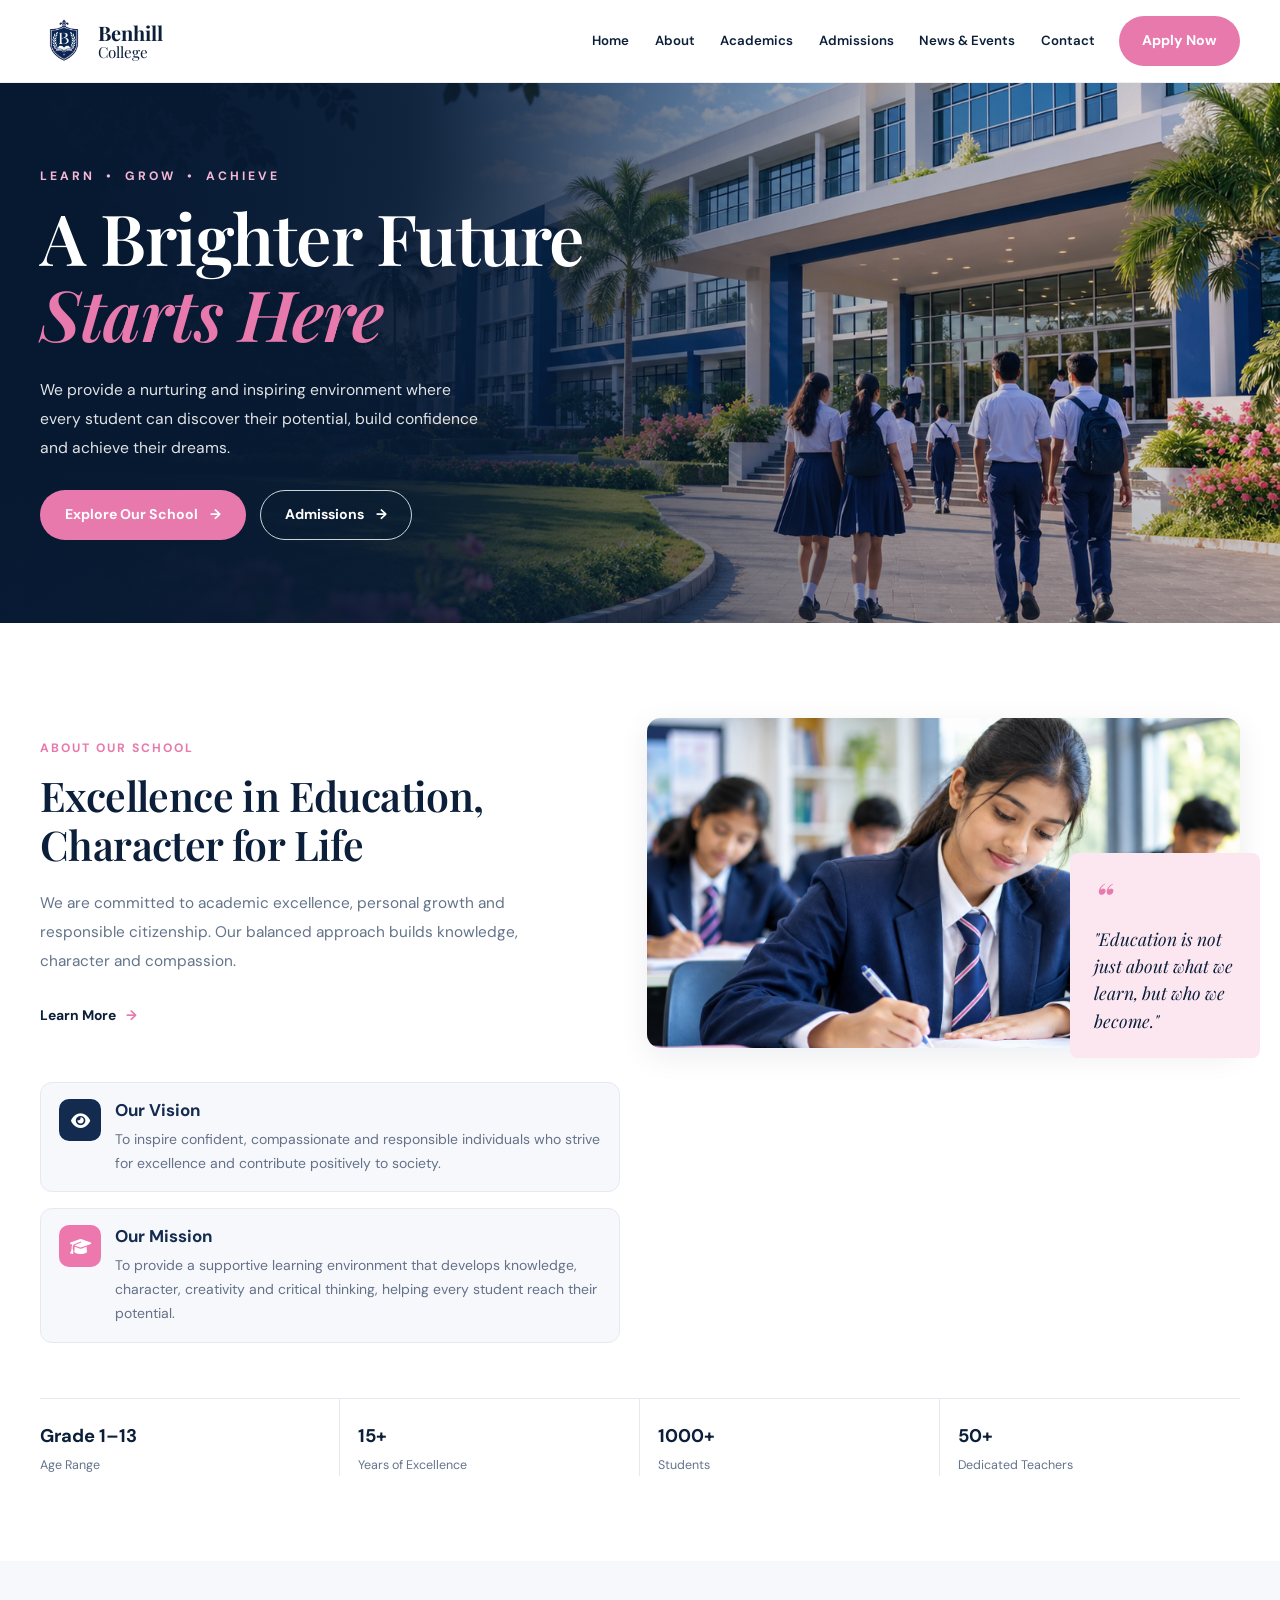
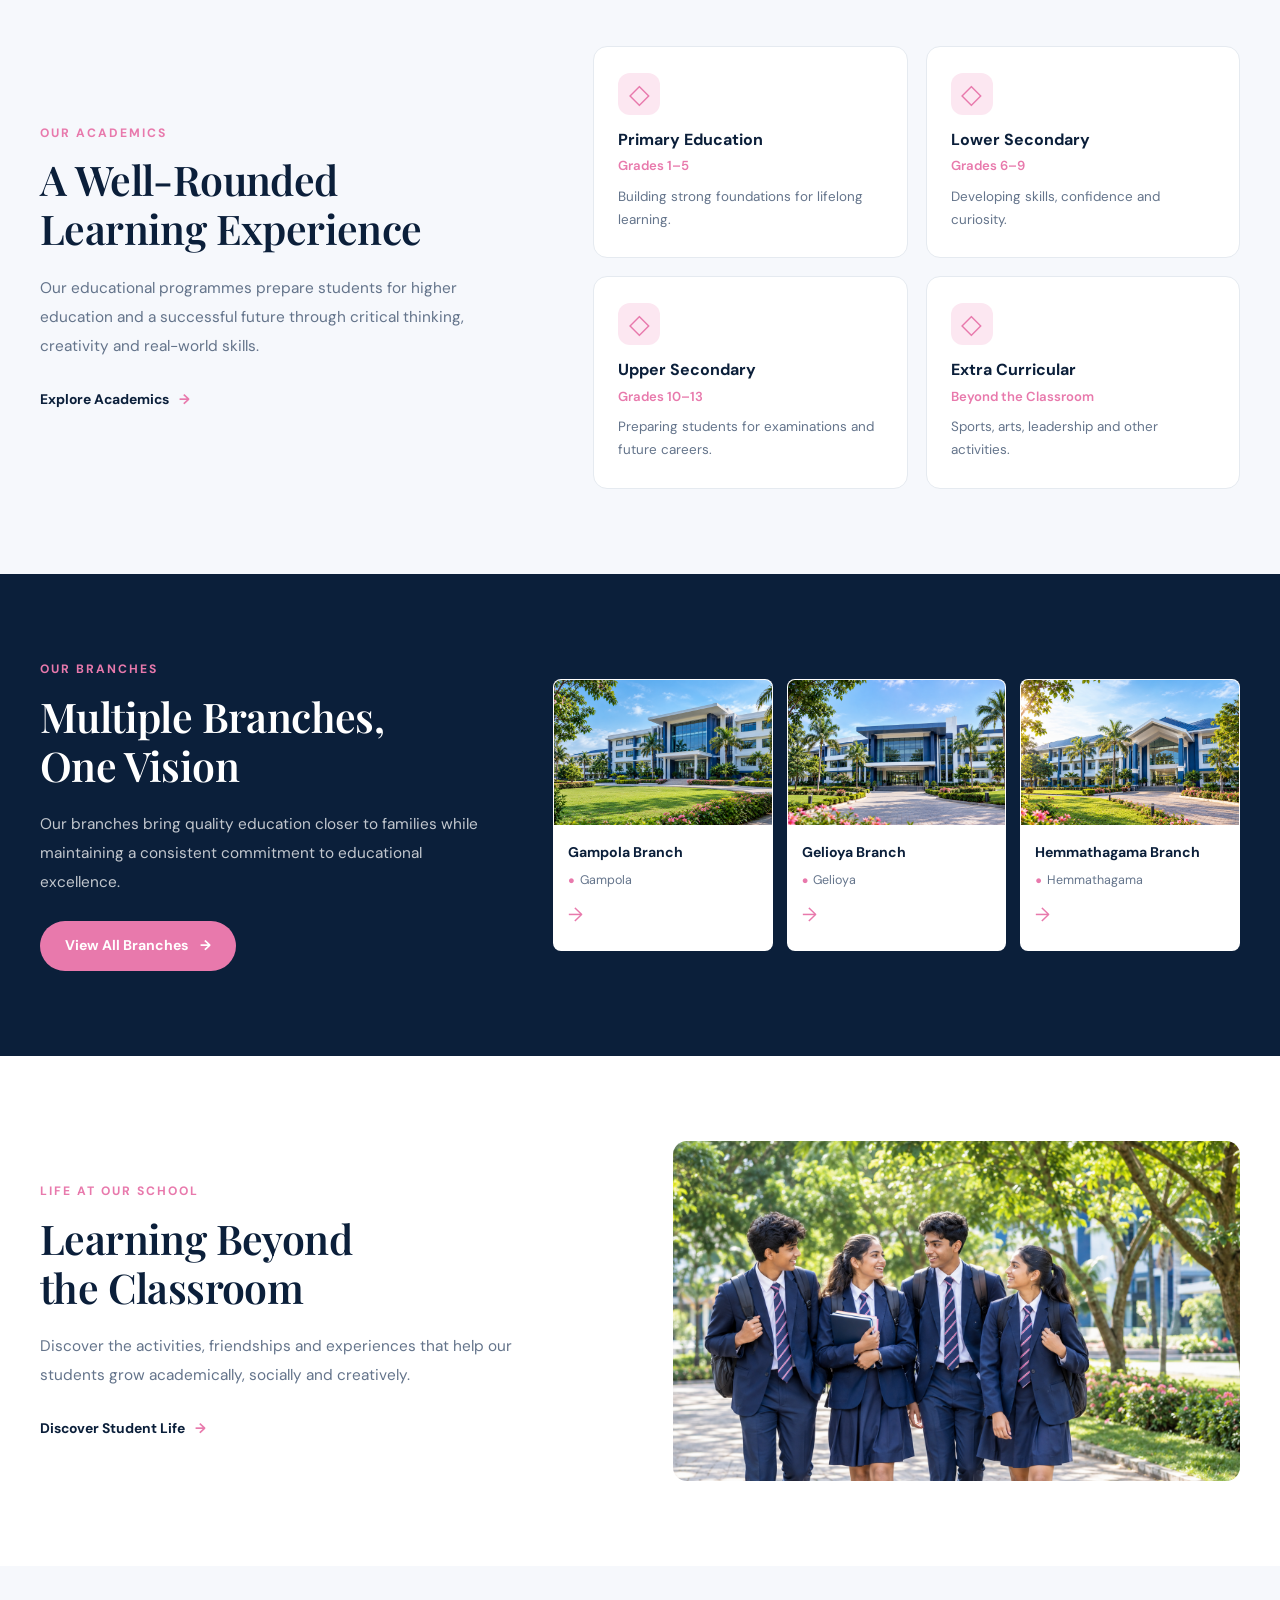
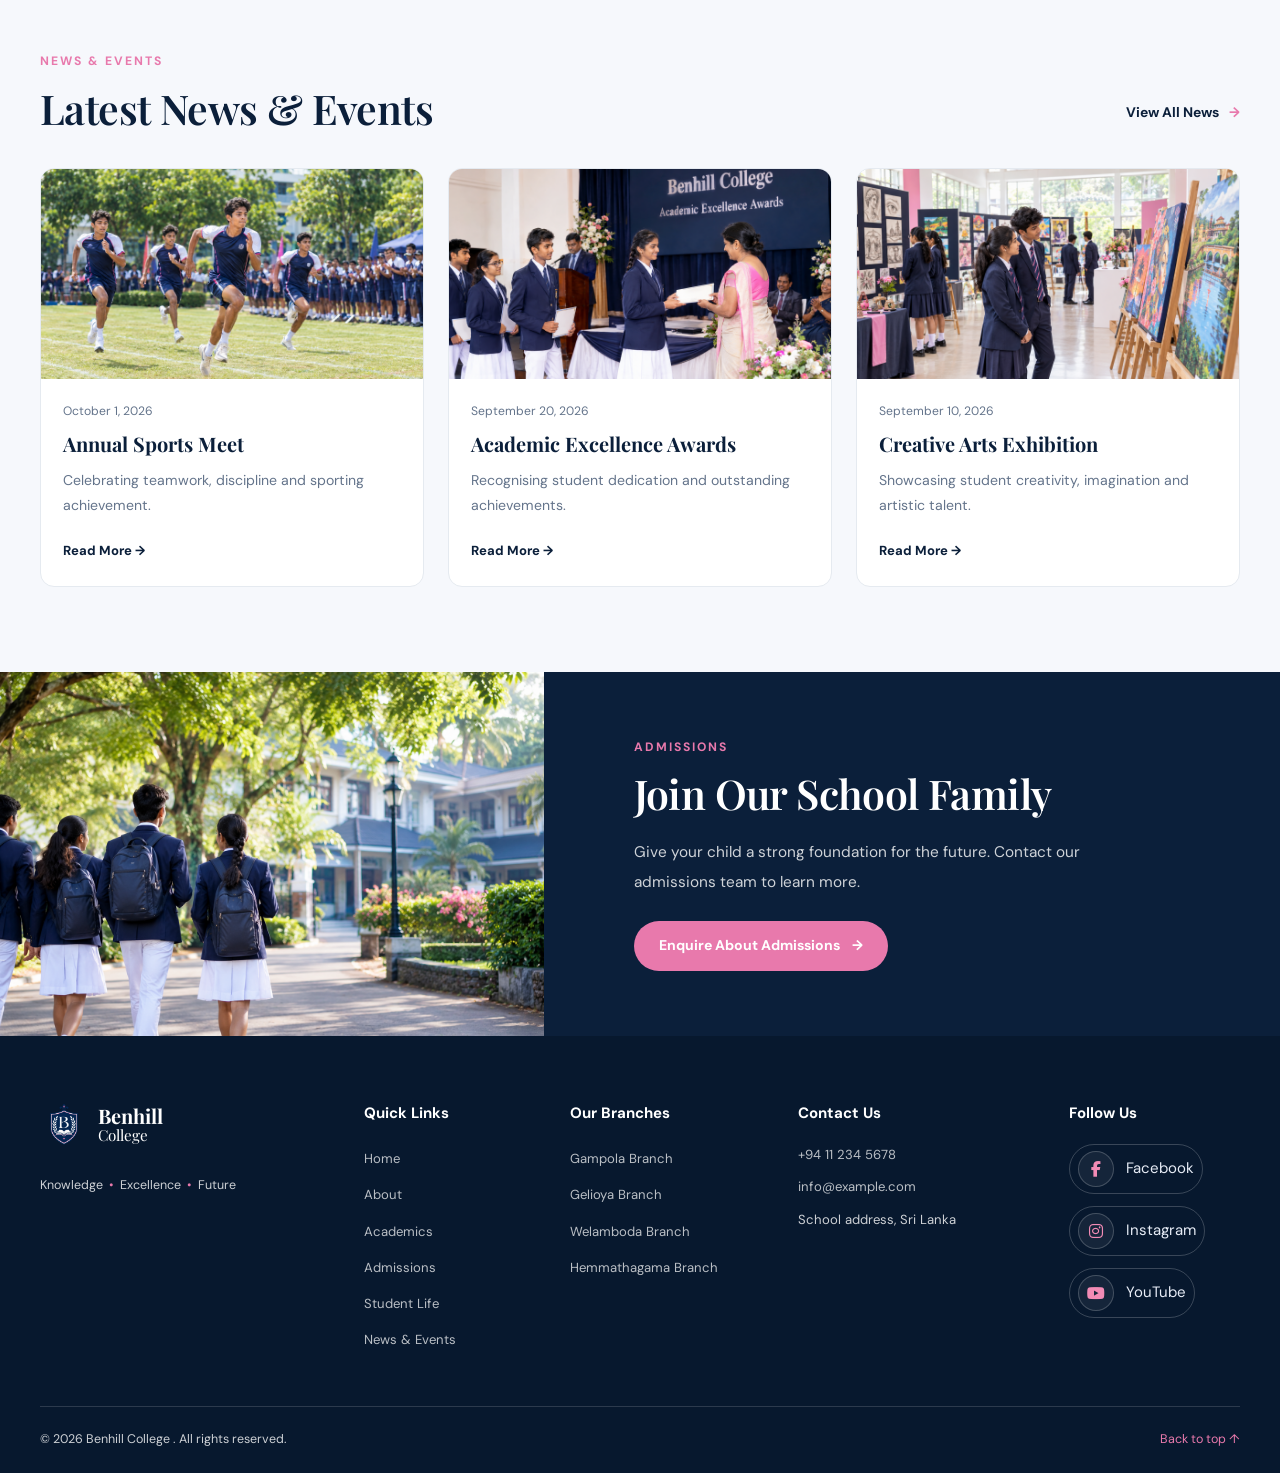
<file: index.html>
<!DOCTYPE html>
<html lang="en">
<head>
    <meta charset="UTF-8">
    <meta name="viewport" content="width=device-width, initial-scale=1.0">
    <meta name="description" content="Discover Benhill College, our academic programmes, student life, branches and admissions.">
    <title>Benhill College | Excellence in Education</title>

    <!-- Google Fonts -->
    <link rel="preconnect" href="https://fonts.googleapis.com">
    <link rel="preconnect" href="https://fonts.gstatic.com" crossorigin>
     <link
    rel="stylesheet"
    href="https://cdnjs.cloudflare.com/ajax/libs/font-awesome/6.7.2/css/all.min.css">
    <link href="https://fonts.googleapis.com/css2?family=DM+Sans:wght@400;500;600;700&family=Playfair+Display:wght@400;500;600;700&display=swap" rel="stylesheet">

    <!-- Main Stylesheet -->
    <link rel="stylesheet" href="style.css">

    <!-- JavaScript -->
    <script src="script.js" defer></script>
</head>

<body>

    <!-- ================= HEADER ================= -->
    <header class="site-header" id="home">
        <div class="container header-container">

            <a href="index.html" class="school-logo" aria-label="School homepage">
                <img src="images/school-logo.png" alt="School logo">
                <span class="logo-text">
                    <strong>Benhill</strong>
                    <span>College</span>
                </span>
            </a>

            <button class="menu-toggle"
                    type="button"
                    aria-label="Open navigation menu"
                    aria-expanded="false"
                    aria-controls="primary-navigation">
                <span></span>
                <span></span>
                <span></span>
            </button>

          
<nav class="primary-navigation" id="primary-navigation">
    <ul class="nav-list">
        <li><a href="index.html" class="nav-link">Home</a></li>
        <li><a href="index.html#about" class="nav-link">About</a></li>
        <li><a href="index.html#academics" class="nav-link">Academics</a></li>
        <li><a href="admissions.html" class="nav-link">Admissions</a></li>
        <li><a href="news.html" class="nav-link">News & Events</a></li>
        <li><a href="contact.html" class="nav-link">Contact</a></li>
    </ul>
</nav>


            <a href="admissions.html" class="btn btn-primary header-cta">
                Apply Now
            </a>

        </div>
    </header>


    <main>

        <!-- ================= HERO ================= -->
        <section class="hero-section" id="hero">
            <div class="hero-overlay"></div>

            <div class="container hero-container">
                <div class="hero-content">

                    <p class="section-eyebrow hero-eyebrow">
                        Learn <span>•</span> Grow <span>•</span> Achieve
                    </p>

                    <h1>
                        A Brighter Future
                        <span>Starts Here</span>
                    </h1>

                    <p class="hero-description">
                        We provide a nurturing and inspiring environment
                        where every student can discover their potential,
                        build confidence and achieve their dreams.
                    </p>

                    <div class="hero-actions">
                        <a href="#about" class="btn btn-primary">
                            Explore Our School
                            <span aria-hidden="true">→</span>
                        </a>

                        <a href="admissions.html" class="btn btn-outline">
                            Admissions
                            <span aria-hidden="true">→</span>
                        </a>
                    </div>

                </div>

               
            </div>
        </section>


        <!-- ================= ABOUT ================= -->
        <section class="about-section section-padding" id="about">
            <div class="container">

                <div class="about-grid">

                    <div class="about-content">
                        <p class="section-eyebrow">About Our School</p>

                        <h2 class="section-title">
                            Excellence in Education,
                            <span>Character for Life</span>
                        </h2>

                        <p class="section-description">
                            We are committed to academic excellence,
                            personal growth and responsible citizenship.
                            Our balanced approach builds knowledge,
                            character and compassion.
                        </p>

                        <a href="contact.html" class="text-link">
                            Learn More <span aria-hidden="true">→</span>
                        </a>
                    </div>

                    <div class="about-visual">
                        <img
                            src="images/about-school.jpg"
                            alt="Students learning in a classroom"
                            class="about-image">

                        <blockquote class="education-quote">
                            <p>
                                "Education is not just about what we learn,
                                but who we become."
                            </p>
                        </blockquote>
                    </div>

                </div>
                 

               
<!-- Vision and Mission: Homepage About Section -->
<div class="home-vision-mission">

  <article class="home-purpose-item">
    <div class="home-purpose-icon" aria-hidden="true">
      <i class="fa-solid fa-eye"></i>
    </div>

    <div class="home-purpose-text">
      <h3>Our Vision</h3>
      <p>
        To inspire confident, compassionate and responsible
        individuals who strive for excellence and contribute
        positively to society.
      </p>
    </div>
  </article>

  <article class="home-purpose-item">
    <div class="home-purpose-icon" aria-hidden="true">
      <i class="fa-solid fa-graduation-cap"></i>
    </div>

    <div class="home-purpose-text">
      <h3>Our Mission</h3>
      <p>
        To provide a supportive learning environment that develops
        knowledge, character, creativity and critical thinking,
        helping every student reach their potential.
      </p>
    </div>
  </article>

</div>


                <div class="school-stats">
                    <article class="stat-item">
                        <span class="stat-number">Grade 1–13</span>
                        <span class="stat-label">Age Range</span>
                    </article>

                    <article class="stat-item">
                        <span class="stat-number">15+</span>
                        <span class="stat-label">Years of Excellence</span>
                    </article>

                    <article class="stat-item">
                        <span class="stat-number">1000+</span>
                        <span class="stat-label">Students</span>
                    </article>

                    <article class="stat-item">
                        <span class="stat-number">50+</span>
                        <span class="stat-label">Dedicated Teachers</span>
                    </article>
                </div>

            </div>
        </section>


        <!-- ================= ACADEMICS ================= -->
        <section class="academics-section section-padding" id="academics">
            <div class="container academics-grid">

                <div class="academics-intro">
                    <p class="section-eyebrow">Our Academics</p>

                    <h2 class="section-title">
                        A Well-Rounded
                        <span>Learning Experience</span>
                    </h2>

                    <p class="section-description">
                        Our educational programmes prepare students
                        for higher education and a successful future
                        through critical thinking, creativity and
                        real-world skills.
                    </p>

                    <a href="#academics" class="text-link">
                        Explore Academics <span aria-hidden="true">→</span>
                    </a>
                </div>

                <div class="academic-cards">

                    <article class="academic-card">
                        <span class="academic-icon" aria-hidden="true">◇</span>
                        <h3>Primary Education</h3>
                        <p class="academic-grade">Grades 1–5</p>
                        <p>Building strong foundations for lifelong learning.</p>
                    </article>

                    <article class="academic-card">
                        <span class="academic-icon" aria-hidden="true">◇</span>
                        <h3>Lower Secondary</h3>
                        <p class="academic-grade">Grades 6–9</p>
                        <p>Developing skills, confidence and curiosity.</p>
                    </article>

                    <article class="academic-card">
                        <span class="academic-icon" aria-hidden="true">◇</span>
                        <h3>Upper Secondary</h3>
                        <p class="academic-grade">Grades 10–13</p>
                        <p>Preparing students for examinations and future careers.</p>
                    </article>

                    <article class="academic-card">
                        <span class="academic-icon" aria-hidden="true">◇</span>
                        <h3>Extra Curricular</h3>
                        <p class="academic-grade">Beyond the Classroom</p>
                        <p>Sports, arts, leadership and other activities.</p>
                    </article>

                </div>

            </div>
        </section>


        <!-- ================= BRANCHES ================= -->
        <section class="branches-section section-padding" id="branches">
            <div class="container branches-layout">

                <div class="branches-intro">
                    <p class="section-eyebrow">Our Branches</p>

                    <h2 class="section-title">
                        Multiple Branches,
                        <span>One Vision</span>
                    </h2>

                    <p class="section-description">
                        Our branches bring quality education closer
                        to families while maintaining a consistent
                        commitment to educational excellence.
                    </p>

                    <a href="#contact" class="btn btn-primary">
                        View All Branches
                        <span aria-hidden="true">→</span>
                    </a>
                </div>

                <div class="branch-cards">

                    <article class="branch-card">
                        <img src="images/branch-one.jpg"
                             alt="First school branch"
                             class="branch-image">

                        <div class="branch-card-content">
                            <h3>Gampola Branch</h3>
                            <p class="branch-location">Gampola</p>
                            <a href="contact.html" class="branch-link"
                               aria-label="Contact Colombo branch">→</a>
                        </div>
                    </article>

                    <article class="branch-card">
                        <img src="images/branch-two.jpg"
                             alt="Second school branch"
                             class="branch-image">

                        <div class="branch-card-content">
                            <h3>Gelioya Branch</h3>
                            <p class="branch-location">Gelioya</p>
                            <a href="contact.html" class="branch-link"
                               aria-label="Contact Kandy branch">→</a>
                        </div>
                    </article>

                    <article class="branch-card">
                        <img src="images/branch-three.jpg"
                             alt="Third school branch"
                             class="branch-image">

                        <div class="branch-card-content">
                            <h3>Hemmathagama Branch</h3>
                            <p class="branch-location">Hemmathagama</p>
                            <a href="contact.html" class="branch-link"
                               aria-label="Contact Galle branch">→</a>
                        </div>
                    </article>

                </div>

            </div>
        </section>


        <!-- ================= STUDENT LIFE ================= -->
        <section class="student-life-section section-padding"
                 id="student-life">
            <div class="container student-life-layout">

                <div class="student-life-content">
                    <p class="section-eyebrow">Life at Our School</p>

                    <h2 class="section-title">
                        Learning Beyond
                        <span>the Classroom</span>
                    </h2>

                    <p class="section-description">
                        Discover the activities, friendships and
                        experiences that help our students grow
                        academically, socially and creatively.
                    </p>

                    <a href="news.html" class="text-link">
                        Discover Student Life <span aria-hidden="true">→</span>
                    </a>
                </div>

                <div class="student-life-visual">
                    <img src="images/student-life.jpg"
                         alt="Students participating in school activities"
                         class="student-life-image">
                </div>

            </div>
        </section>


        <!-- ================= NEWS ================= -->
        <section class="news-section section-padding" id="news">
            <div class="container">

                <div class="section-heading-row">
                    <div>
                        <p class="section-eyebrow">News & Events</p>
                        <h2 class="section-title">Latest News & Events</h2>
                    </div>

                    <a href="news.html" class="text-link">
                        View All News <span aria-hidden="true">→</span>
                    </a>
                </div>

                <div class="news-grid">

                    <article class="news-card">
                        <img src="images/news-one.jpg"
                             alt="Students at a school sports event"
                             class="news-image">

                        <div class="news-card-content">
                            <time datetime="2026-10-01">October 1, 2026</time>
                            <h3>Annual Sports Meet</h3>
                            <p>
                                Celebrating teamwork, discipline
                                and sporting achievement.
                            </p>
                            <a href="news.html" class="text-link">Read More →</a>
                        </div>
                    </article>

                    <article class="news-card">
                        <img src="images/news-two.jpg"
                             alt="Students receiving academic awards"
                             class="news-image">

                        <div class="news-card-content">
                            <time datetime="2026-09-20">September 20, 2026</time>
                            <h3>Academic Excellence Awards</h3>
                            <p>
                                Recognising student dedication
                                and outstanding achievements.
                            </p>
                            <a href="news.html" class="text-link">Read More →</a>
                        </div>
                    </article>

                    <article class="news-card">
                        <img src="images/news-three.jpg"
                             alt="Student artwork exhibition"
                             class="news-image">

                        <div class="news-card-content">
                            <time datetime="2026-09-10">September 10, 2026</time>
                            <h3>Creative Arts Exhibition</h3>
                            <p>
                                Showcasing student creativity,
                                imagination and artistic talent.
                            </p>
                            <a href="news.html" class="text-link">Read More →</a>
                        </div>
                    </article>

                </div>

            </div>
        </section>


        <!-- ================= ADMISSIONS CTA ================= -->
        <section class="admissions-section" id="admissions">
            <div class="admissions-image">
                <img src="images/admissions.jpg"
                     alt="Students walking around the school campus">
            </div>

            <div class="admissions-content">
                <p class="section-eyebrow">Admissions</p>

                <h2 class="section-title">Join Our School Family</h2>

                <p class="section-description">
                    Give your child a strong foundation for the future.
                    Contact our admissions team to learn more.
                </p>

                <a href="admissions.html" class="btn btn-primary">
                    Enquire About Admissions
                    <span aria-hidden="true">→</span>
                </a>
            </div>
        </section>

    </main>


    <!-- ================= FOOTER ================= -->
    <footer class="site-footer" id="contact">
        <div class="container">

            <div class="footer-main">

                <div class="footer-brand">
                    <a href="index.html" class="school-logo footer-logo">
                        <img src="images/school-logo.png" alt="">
                        <span class="logo-text">
                            <strong>Benhill</strong>
                            <span>College</span>
                        </span>
                    </a>

                    <p class="footer-tagline">
                        Knowledge <span>•</span> Excellence  <span>•</span> Future
                    </p>
                </div>

                <div class="footer-column">
                    <h3>Quick Links</h3>
                    <ul>
                        <li><a href="index.html">Home</a></li>
                        <li><a href="index.html#about">About</a></li>
                        <li><a href="index.html#academics">Academics</a></li>
                        <li><a href="admissions.html">Admissions</a></li>
                        <li><a href="index.html#student-life">Student Life</a></li>
                        <li><a href="news.html">News & Events</a></li>
                    </ul>
                </div>

                <div class="footer-column">
                    <h3>Our Branches</h3>
                    <ul>
                        <li><a href="#branches">Gampola Branch</a></li>
                        <li><a href="#branches">Gelioya Branch</a></li>
                        <li><a href="#branches">Welamboda Branch</a></li>
                        <li><a href="#branches">Hemmathagama Branch</a></li>
                    </ul>
                </div>

                <div class="footer-column footer-contact">
                    <h3>Contact Us</h3>
                    <address>
                        <p><a href="tel:+9411112345678">+94 11 234 5678</a></p>
                        <p><a href="mailto:info@example.com">info@example.com</a></p>
                        <p>School address, Sri Lanka</p>
                    </address>
                </div>

<div class="footer-column footer-social">
    <h3>Follow Us</h3>

    <div class="social-links">
        <a href="https://www.facebook.com/"
           target="_blank"
           rel="noopener noreferrer"
           aria-label="Facebook">
            <i class="fa-brands fa-facebook-f" aria-hidden="true"></i>
            <span>Facebook</span>
        </a>

        <a href="https://www.instagram.com/"
           target="_blank"
           rel="noopener noreferrer"
           aria-label="Instagram">
            <i class="fa-brands fa-instagram" aria-hidden="true"></i>
            <span>Instagram</span>
        </a>

        <a href="https://www.youtube.com/"
           target="_blank"
           rel="noopener noreferrer"
           aria-label="YouTube">
            <i class="fa-brands fa-youtube" aria-hidden="true"></i>
            <span>YouTube</span>
        </a>
    </div>
</div>


            </div>

            <div class="footer-bottom">
                <p>
                    &copy; <span id="current-year">2026</span>
                    Benhill College . All rights reserved.
                </p>

                <a href="index.html" class="back-to-top">Back to top ↑</a>
            </div>

        </div>
    </footer>

</body>
</html>
</file>
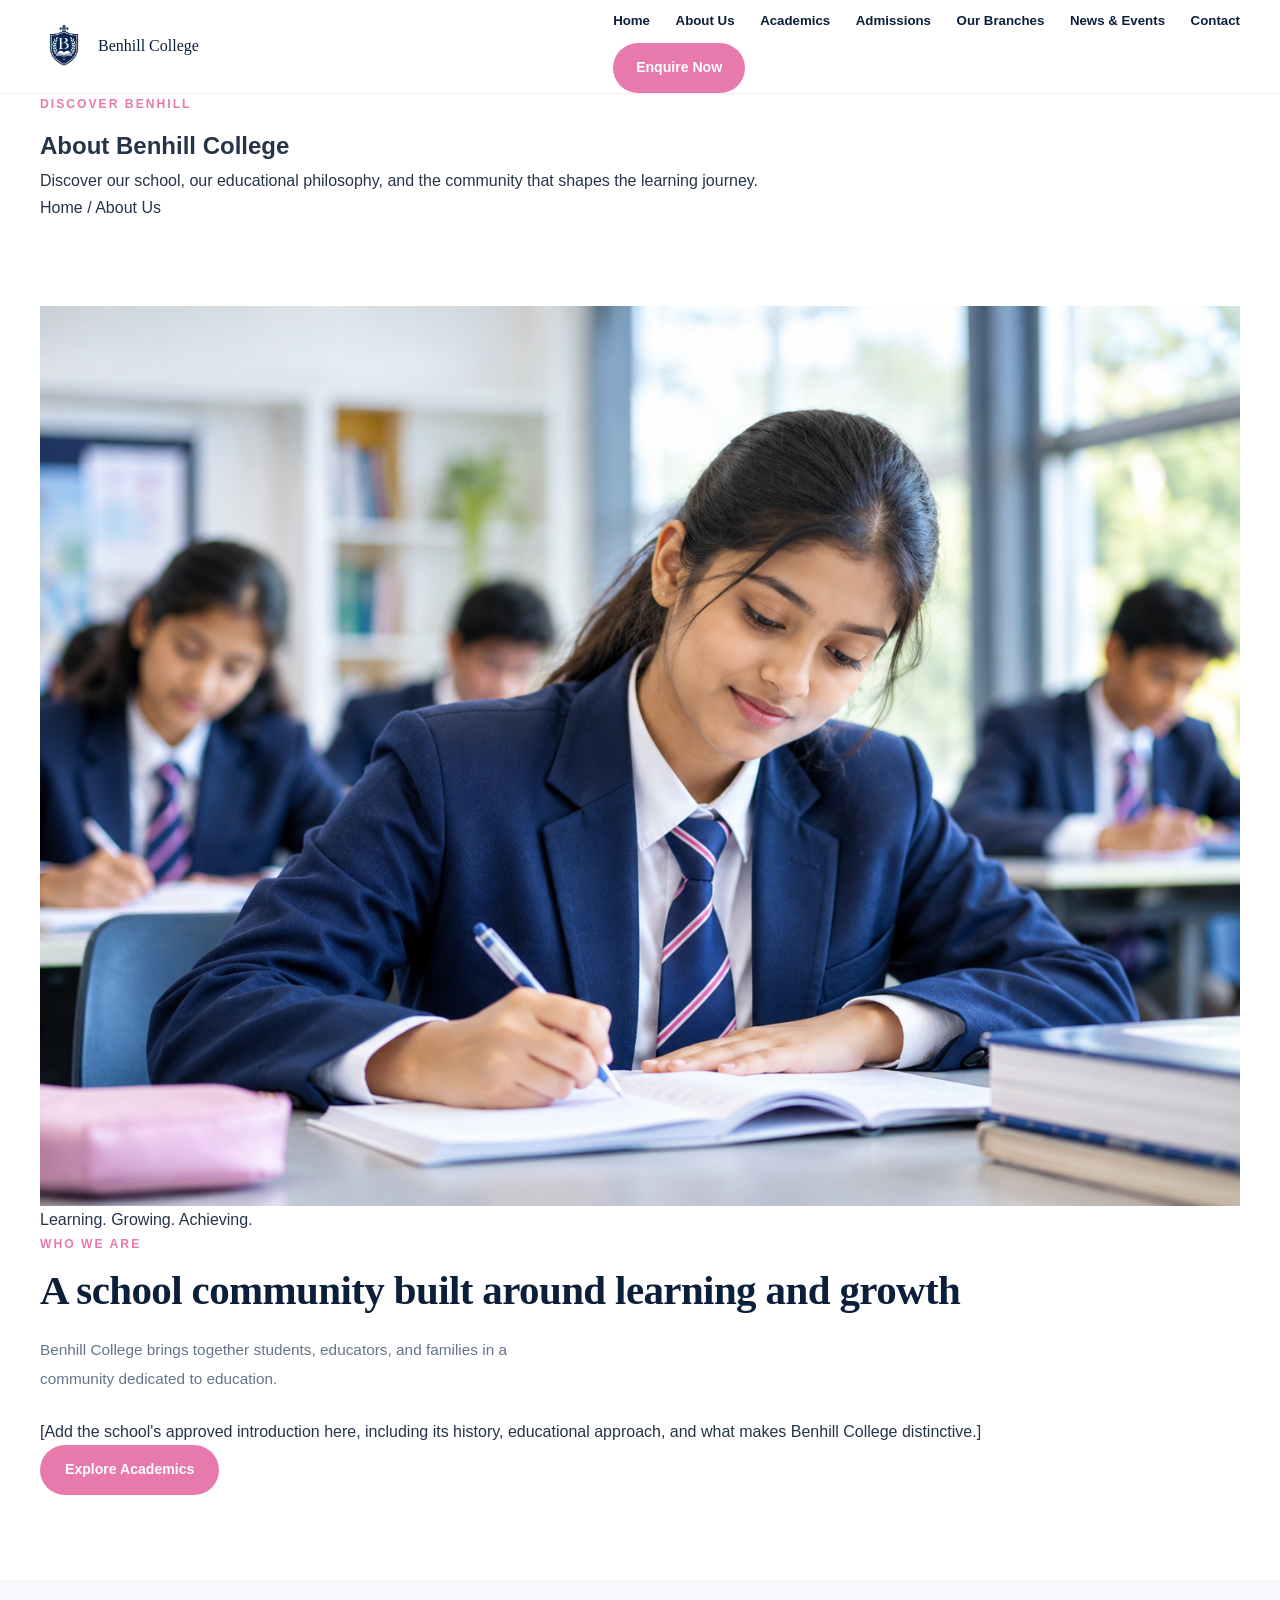
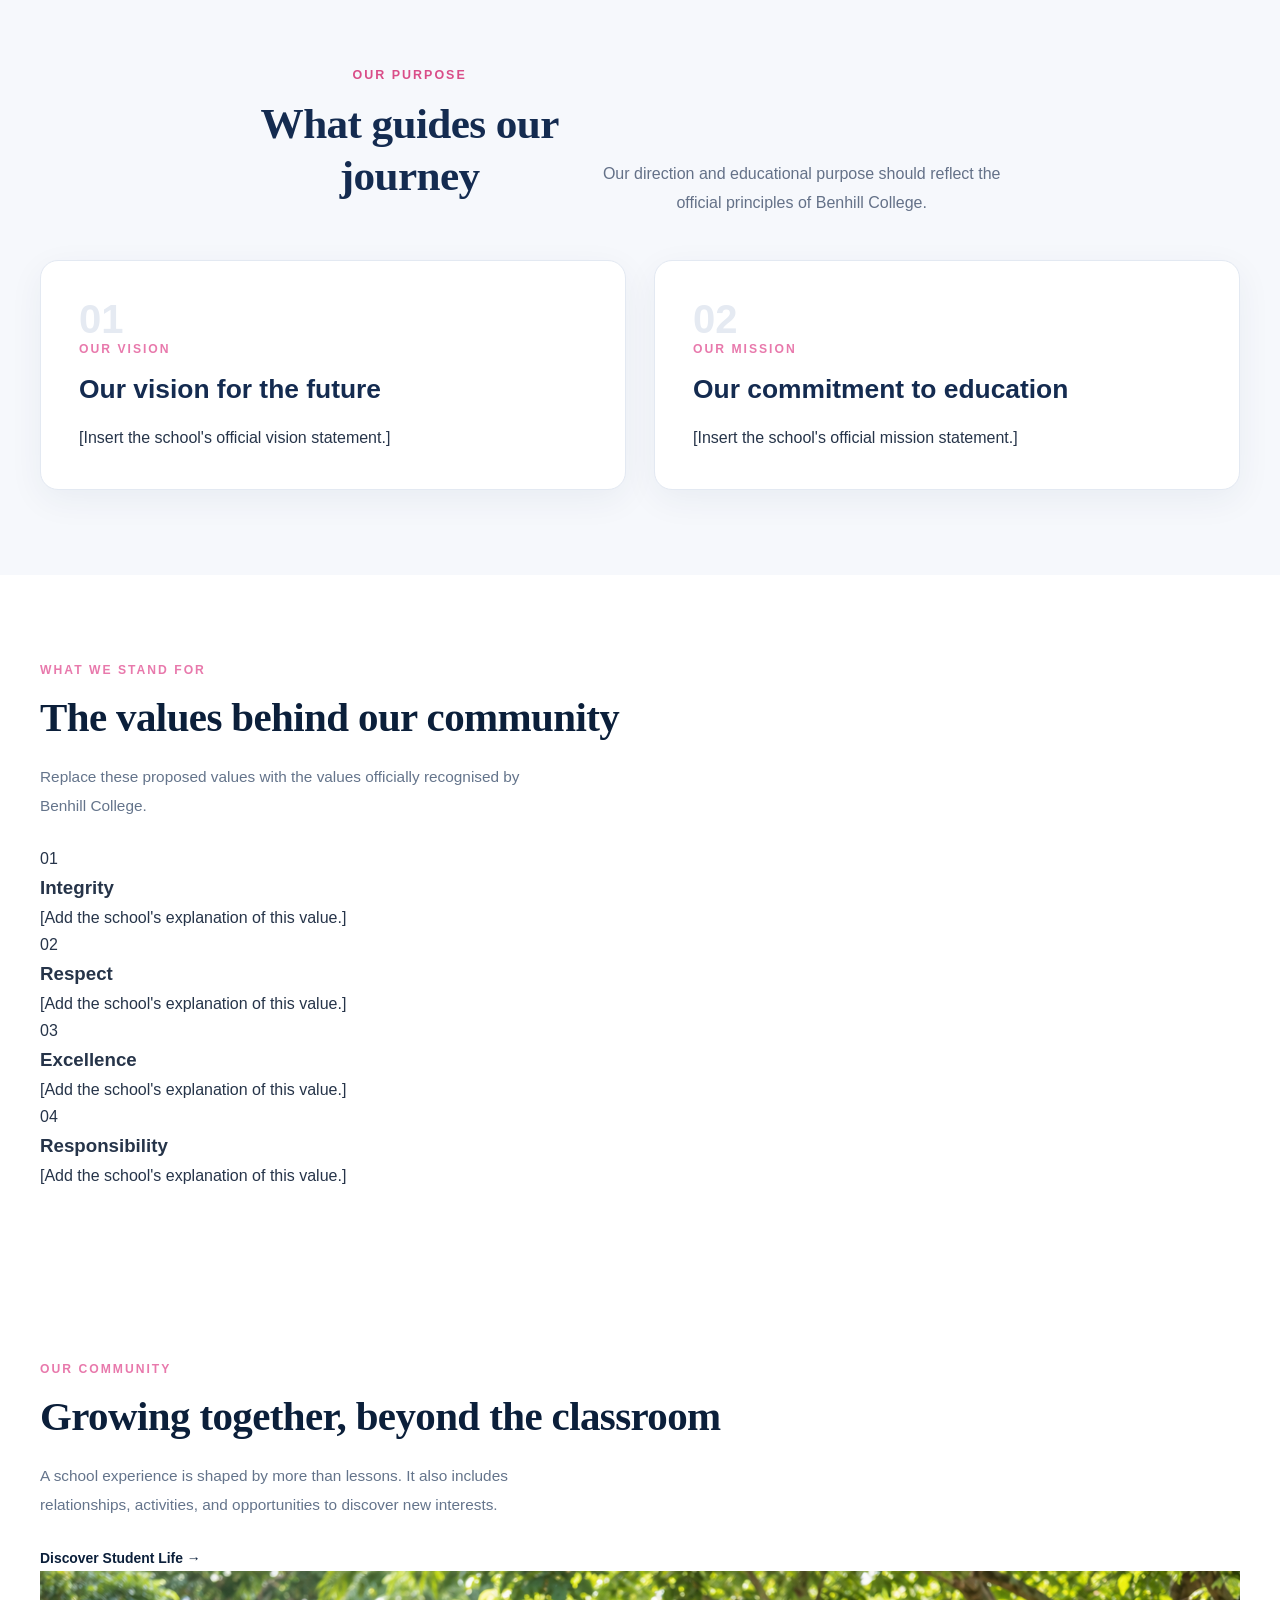
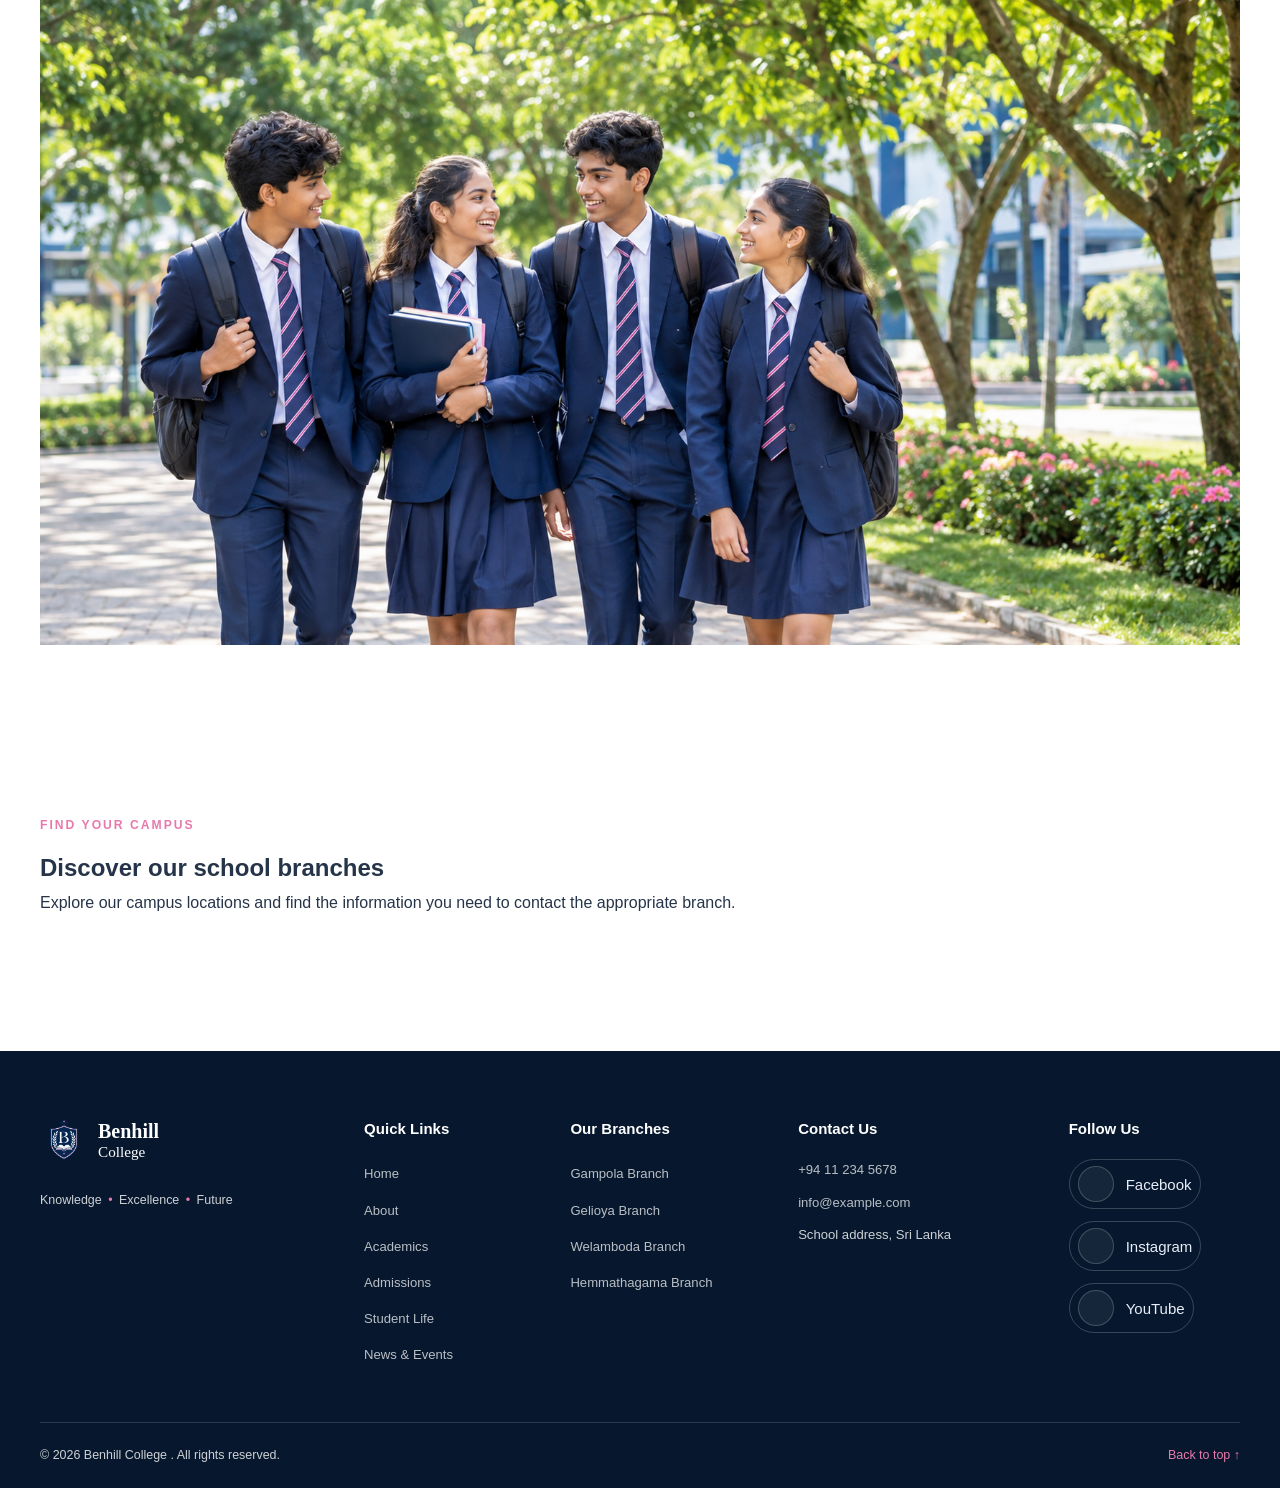
<file: about.html>
<!DOCTYPE html>
<html lang="en">
<head>
  <meta charset="UTF-8">
  <meta name="viewport" content="width=device-width, initial-scale=1.0">

  <title>About Us | Benhill College</title>

  <meta
    name="description"
    content="Learn about Benhill College, its educational philosophy, vision, mission and school community."
  >
  <link rel="stylesheet" href="style.css">
<link rel="stylesheet" href="about.css">
<script src="script.js" defer></script>
</head>

<body>

  <!-- HEADER -->
  <header class="site-header">
    <div class="container header-container">

      <a href="index.html" class="school-logo" aria-label="Benhill College home">
        <img
          src="images/school-logo.png"
          alt=""
          class="school-logo-image"
        >
        <span class="logo-text">Benhill College</span>
      </a>

      <button
        class="menu-toggle"
        type="button"
        aria-label="Open navigation menu"
        aria-expanded="false"
        aria-controls="primary-navigation"
      >
        <span></span>
        <span></span>
        <span></span>
      </button>

      <nav
        class="primary-navigation"
        id="primary-navigation"
        aria-label="Main navigation"
      >
        <ul class="nav-list">
          <li><a href="index.html" class="nav-link">Home</a></li>
          <li><a href="about.html" class="nav-link" aria-current="page">About Us</a></li>
          <li><a href="academics.html" class="nav-link">Academics</a></li>
          <li><a href="admissions.html" class="nav-link">Admissions</a></li>
          <li><a href="branches.html" class="nav-link">Our Branches</a></li>
          <li><a href="news.html" class="nav-link">News & Events</a></li>
          <li><a href="contact.html" class="nav-link">Contact</a></li>
        </ul>

        <a href="admissions.html" class="btn btn-primary header-cta">
          Enquire Now
        </a>
      </nav>

    </div>
  </header>


  <main>

    <!-- ABOUT HERO -->
    <section class="about-hero" aria-labelledby="about-hero-title">
      <div class="about-hero-overlay"></div>

      <div class="container about-hero-content">
        <p class="section-eyebrow">DISCOVER BENHILL</p>

        <h1 id="about-hero-title">
          About <span>Benhill College</span>
        </h1>

        <p class="about-hero-description">
          Discover our school, our educational philosophy,
          and the community that shapes the learning journey.
        </p>

        <nav class="breadcrumbs" aria-label="Breadcrumb">
          <a href="index.html">Home</a>
          <span aria-hidden="true">/</span>
          <span aria-current="page">About Us</span>
        </nav>
      </div>
    </section>


    <!-- WHO WE ARE -->
    <section class="about-introduction section-padding">
      <div class="container about-introduction-grid">

        <div class="about-introduction-image">
          <img
            src="images/about-school.jpg"
            alt="Students learning in a school environment"
            loading="lazy"
          >

          <div class="about-image-label">
            <span class="about-image-label-accent"></span>
            <p>Learning. Growing. Achieving.</p>
          </div>
        </div>

        <div class="about-introduction-content">
          <p class="section-eyebrow">WHO WE ARE</p>

          <h2 class="section-title">
            A school community built around learning and growth
          </h2>

          <p class="section-description">
            Benhill College brings together students, educators,
            and families in a community dedicated to education.
          </p>

          <!-- Replace this demo copy with school-approved information. -->
          <p>
            [Add the school's approved introduction here, including
            its history, educational approach, and what makes
            Benhill College distinctive.]
          </p>

          <a href="academics.html" class="btn btn-primary">
            Explore Academics
          </a>
        </div>

      </div>
    </section>


    <!-- VISION AND MISSION -->
    <section class="about-purpose section-padding">
      <div class="container">

        <div class="section-heading-row about-purpose-heading">
          <div>
            <p class="section-eyebrow">OUR PURPOSE</p>
            <h2 class="section-title">What guides our journey</h2>
          </div>

          <p class="section-description">
            Our direction and educational purpose should reflect
            the official principles of Benhill College.
          </p>
        </div>

        <div class="about-purpose-grid">

          <article class="purpose-card purpose-card-vision">
            <span class="purpose-number">01</span>

            <p class="section-eyebrow">OUR VISION</p>

            <h3>Our vision for the future</h3>

            <p>
              [Insert the school's official vision statement.]
            </p>
          </article>

          <article class="purpose-card purpose-card-mission">
            <span class="purpose-number">02</span>

            <p class="section-eyebrow">OUR MISSION</p>

            <h3>Our commitment to education</h3>

            <p>
              [Insert the school's official mission statement.]
            </p>
          </article>

        </div>
      </div>
    </section>


    <!-- SCHOOL VALUES -->
    <section class="about-values section-padding">
      <div class="container">

        <div class="about-values-heading">
          <p class="section-eyebrow">WHAT WE STAND FOR</p>
          <h2 class="section-title">The values behind our community</h2>
          <p class="section-description">
            Replace these proposed values with the values officially
            recognised by Benhill College.
          </p>
        </div>

        <div class="about-values-grid">

          <article class="value-card">
            <span class="value-number">01</span>
            <h3>Integrity</h3>
            <p>[Add the school's explanation of this value.]</p>
          </article>

          <article class="value-card">
            <span class="value-number">02</span>
            <h3>Respect</h3>
            <p>[Add the school's explanation of this value.]</p>
          </article>

          <article class="value-card">
            <span class="value-number">03</span>
            <h3>Excellence</h3>
            <p>[Add the school's explanation of this value.]</p>
          </article>

          <article class="value-card">
            <span class="value-number">04</span>
            <h3>Responsibility</h3>
            <p>[Add the school's explanation of this value.]</p>
          </article>

        </div>
      </div>
    </section>


    <!-- SCHOOL COMMUNITY -->
    <section class="about-community section-padding">
      <div class="container about-community-grid">

        <div class="about-community-content">
          <p class="section-eyebrow">OUR COMMUNITY</p>

          <h2 class="section-title">
            Growing together, beyond the classroom
          </h2>

          <p class="section-description">
            A school experience is shaped by more than lessons.
            It also includes relationships, activities, and
            opportunities to discover new interests.
          </p>

          <a href="student-life.html" class="text-link">
            Discover Student Life →
          </a>
        </div>

        <div class="about-community-image">
          <img
            src="images/student-life.jpg"
            alt="Students participating in school life"
            loading="lazy"
          >
        </div>

      </div>
    </section>


    <!-- BRANCHES CTA -->
    <section class="about-branches-cta section-padding">
      <div class="container about-branches-cta-inner">

        <div>
          <p class="section-eyebrow">FIND YOUR CAMPUS</p>

          <h2>Discover our school branches</h2>

          <p>
            Explore our campus locations and find the information
            you need to contact the appropriate branch.
          </p>
        </div>

        <a href="branches.html" class="btn btn-outline">
          Explore Our Branches
        </a>

      </div>
    </section>

  </main>


    <!-- ================= FOOTER ================= -->
    <footer class="site-footer" id="contact">
        <div class="container">

            <div class="footer-main">

                <div class="footer-brand">
                    <a href="index.html" class="school-logo footer-logo">
                        <img src="images/school-logo.png" alt="">
                        <span class="logo-text">
                            <strong>Benhill</strong>
                            <span>College</span>
                        </span>
                    </a>

                    <p class="footer-tagline">
                        Knowledge <span>•</span> Excellence  <span>•</span> Future
                    </p>
                </div>

                <div class="footer-column">
                    <h3>Quick Links</h3>
                    <ul>
                        <li><a href="index.html">Home</a></li>
                        <li><a href="index.html#about">About</a></li>
                        <li><a href="index.html#academics">Academics</a></li>
                        <li><a href="admissions.html">Admissions</a></li>
                        <li><a href="index.html#student-life">Student Life</a></li>
                        <li><a href="news.html">News & Events</a></li>
                    </ul>
                </div>

                <div class="footer-column">
                    <h3>Our Branches</h3>
                    <ul>
                        <li><a href="#branches">Gampola Branch</a></li>
                        <li><a href="#branches">Gelioya Branch</a></li>
                        <li><a href="#branches">Welamboda Branch</a></li>
                        <li><a href="#branches">Hemmathagama Branch</a></li>
                    </ul>
                </div>

                <div class="footer-column footer-contact">
                    <h3>Contact Us</h3>
                    <address>
                        <p><a href="tel:+9411112345678">+94 11 234 5678</a></p>
                        <p><a href="mailto:info@example.com">info@example.com</a></p>
                        <p>School address, Sri Lanka</p>
                    </address>
                </div>

<div class="footer-column footer-social">
    <h3>Follow Us</h3>

    <div class="social-links">
        <a href="https://www.facebook.com/"
           target="_blank"
           rel="noopener noreferrer"
           aria-label="Facebook">
            <i class="fa-brands fa-facebook-f" aria-hidden="true"></i>
            <span>Facebook</span>
        </a>

        <a href="https://www.instagram.com/"
           target="_blank"
           rel="noopener noreferrer"
           aria-label="Instagram">
            <i class="fa-brands fa-instagram" aria-hidden="true"></i>
            <span>Instagram</span>
        </a>

        <a href="https://www.youtube.com/"
           target="_blank"
           rel="noopener noreferrer"
           aria-label="YouTube">
            <i class="fa-brands fa-youtube" aria-hidden="true"></i>
            <span>YouTube</span>
        </a>
    </div>
</div>


            </div>

            <div class="footer-bottom">
                <p>
                    &copy; <span id="current-year">2026</span>
                    Benhill College . All rights reserved.
                </p>

                <a href="index.html" class="back-to-top">Back to top ↑</a>
            </div>

        </div>
    </footer>

</body>
</html>
</file>
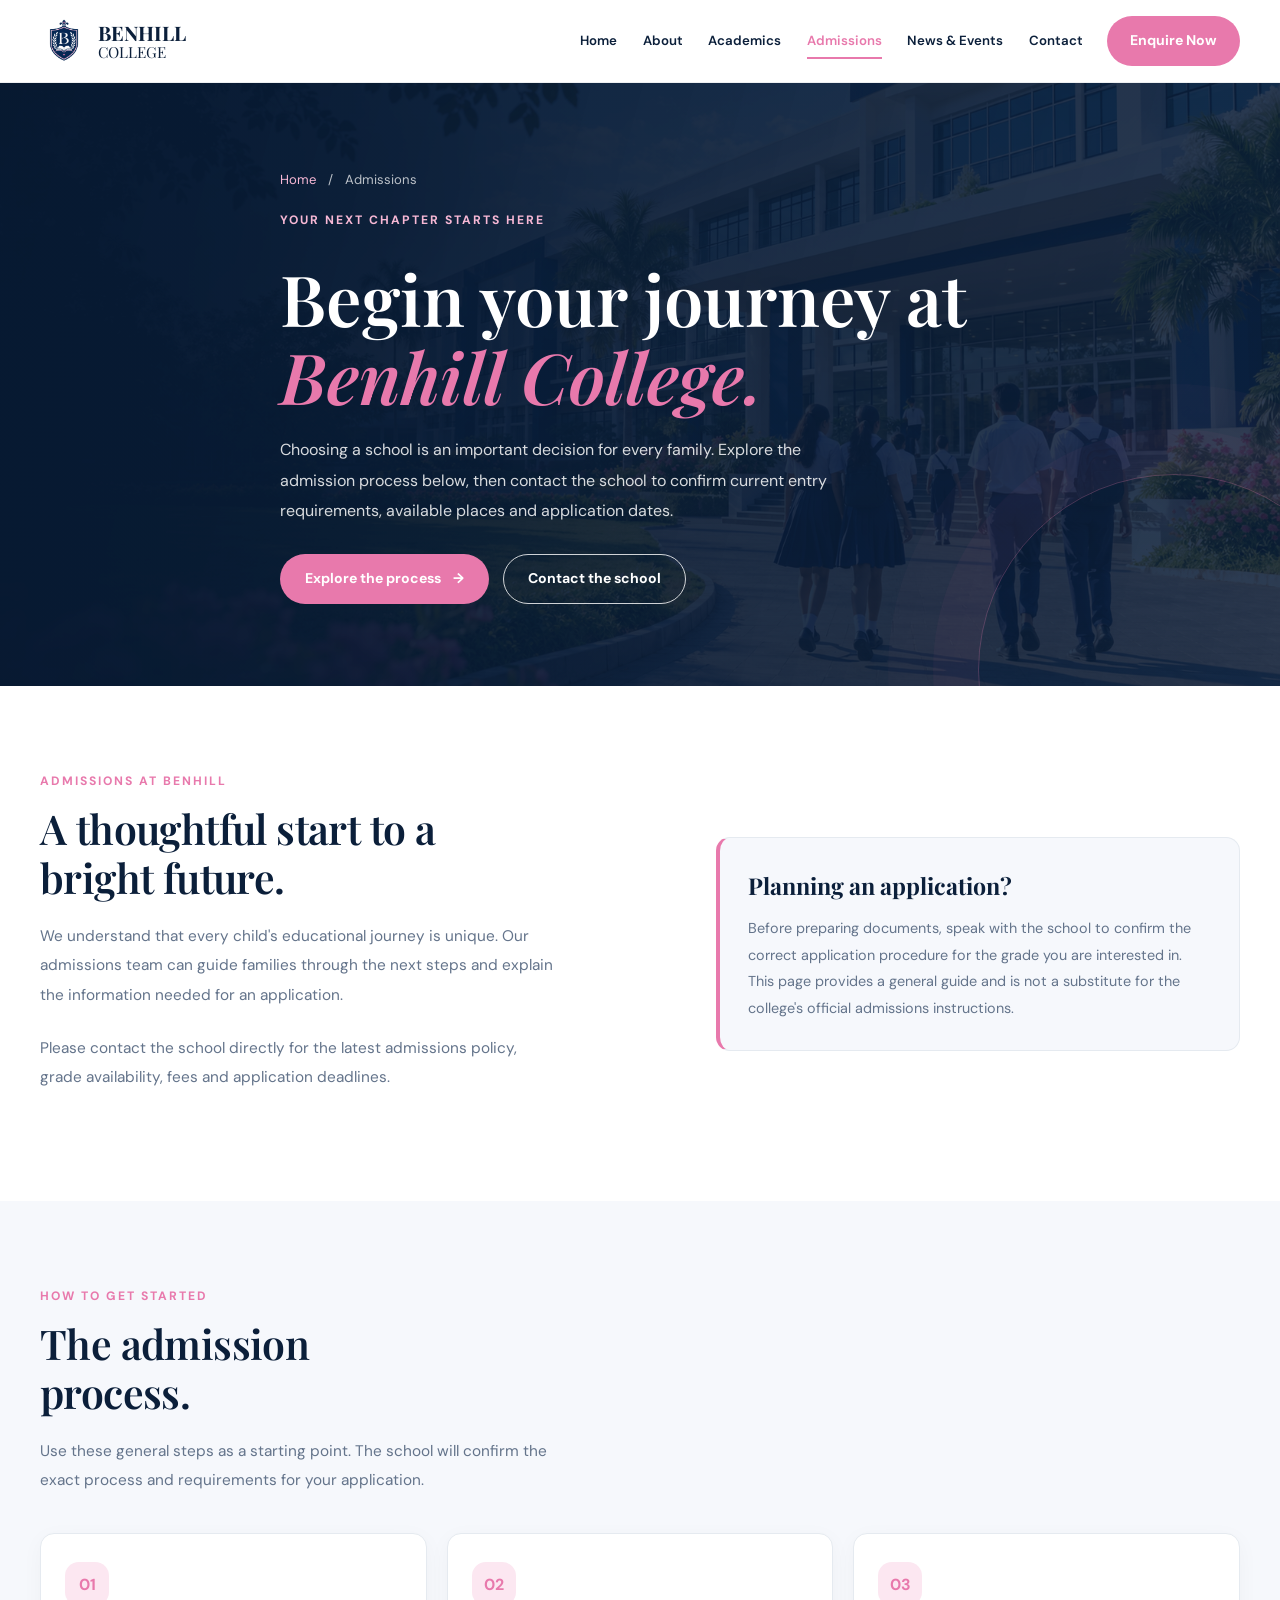
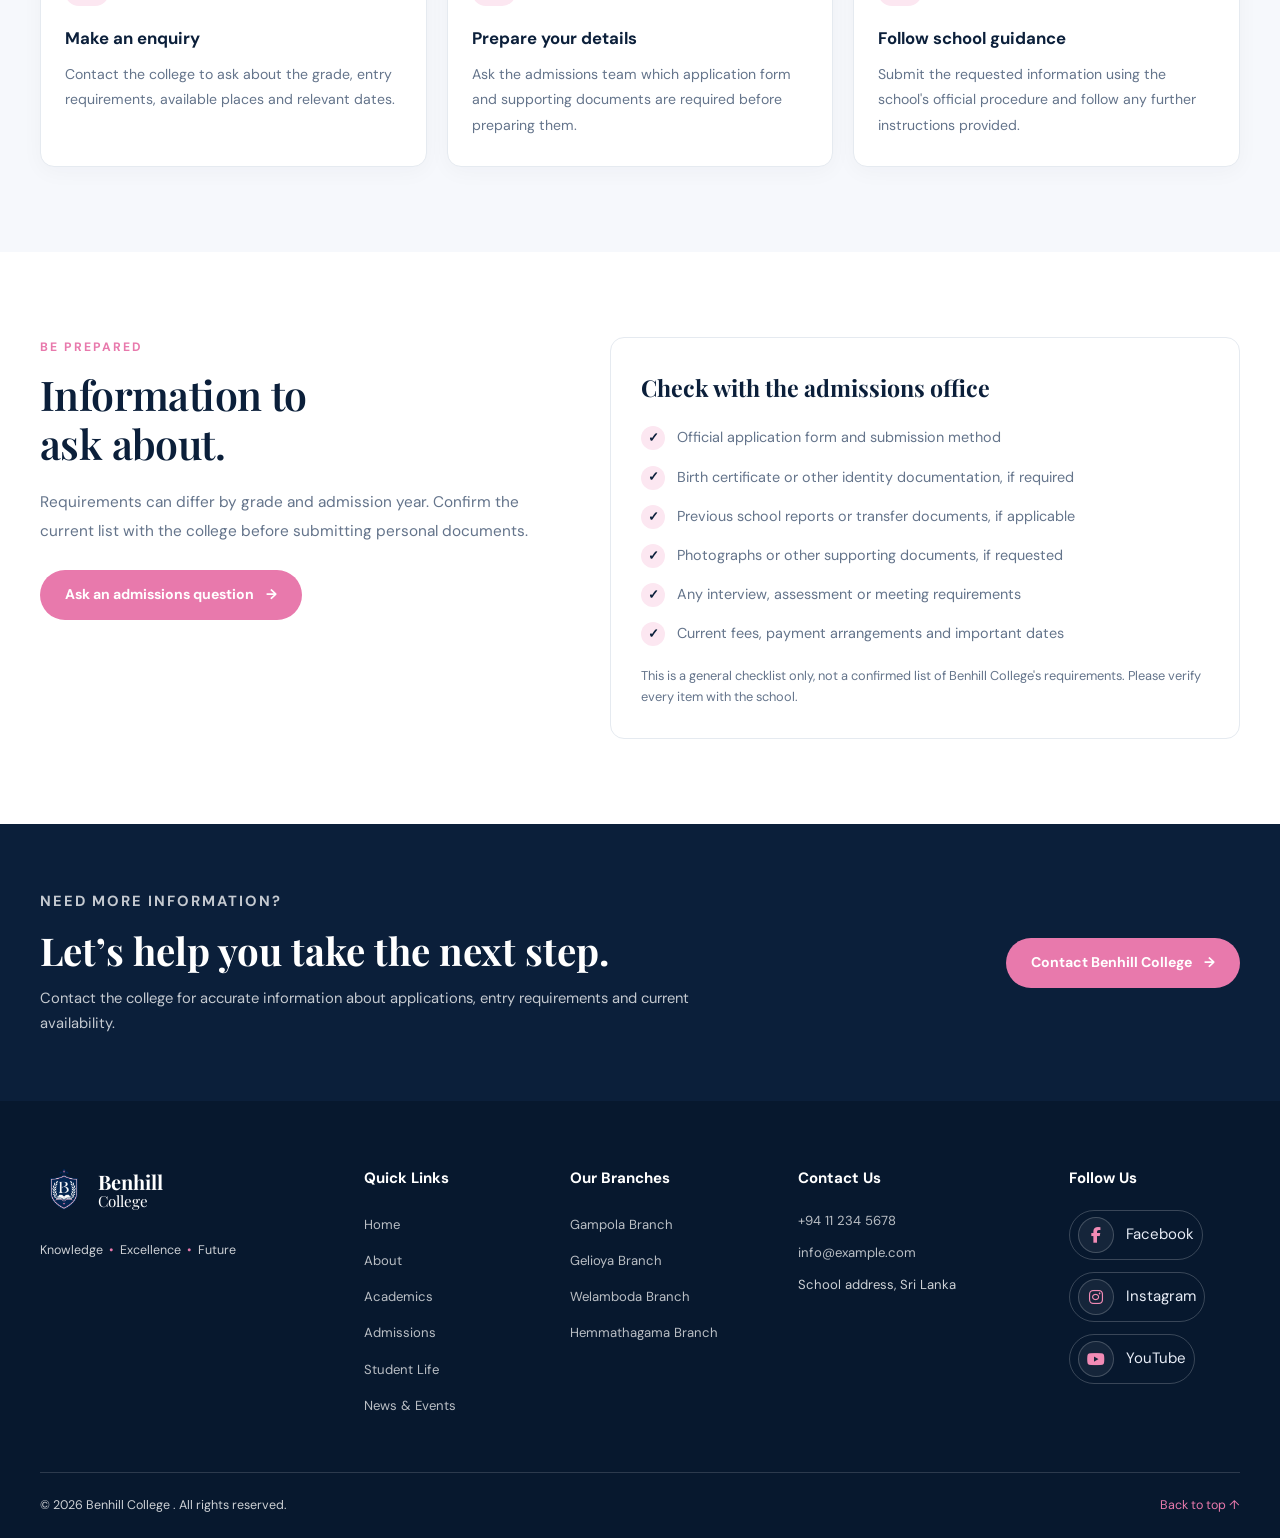
<file: admissions.html>
<!DOCTYPE html>
<html lang="en">
<head>
    <meta charset="UTF-8">
    <meta name="viewport" content="width=device-width, initial-scale=1.0">
    <meta name="description" content="Learn about the admissions process at Benhill College and contact the school for current application requirements.">
    <title>Admissions | Benhill College</title>

    <link rel="preconnect" href="https://fonts.googleapis.com">
    <link rel="preconnect" href="https://fonts.gstatic.com" crossorigin>
    <link href="https://fonts.googleapis.com/css2?family=DM+Sans:wght@400;500;600;700&family=Playfair+Display:ital,wght@0,500;0,600;0,700;1,500;1,600&display=swap" rel="stylesheet">
    
    <link rel="stylesheet" href="style.css">
     <link
    rel="stylesheet"
    href="https://cdnjs.cloudflare.com/ajax/libs/font-awesome/6.7.2/css/all.min.css">
    <script src="script.js" defer></script>

    <!-- Page-specific styles for the Admissions page -->
    <style>
        .page-hero {
            position: relative;
            overflow: hidden;
            padding: 86px 0 82px;
            color: var(--color-white);
            background:
                linear-gradient(105deg, rgba(7, 25, 49, .97), rgba(11, 31, 58, .86)),
                url("images/hero-school.jpg") center / cover;
        }
        .page-hero::after {
            position: absolute;
            right: -90px;
            bottom: -180px;
            width: 390px;
            height: 390px;
            border: 1px solid rgba(232, 121, 172, .28);
            border-radius: 50%;
            content: "";
            box-shadow: 0 0 0 45px rgba(232, 121, 172, .035),
                        0 0 0 90px rgba(232, 121, 172, .025);
            pointer-events: none;
        }
        .page-hero-content { position: relative; z-index: 1; max-width: 720px; }
        .page-hero .section-eyebrow { color: #F7B8D5; }
        .page-hero h1 {
            margin-bottom: 20px;
            font-family: var(--font-heading);
            font-size: clamp(2.6rem, 5.5vw, 4.5rem);
            font-weight: 600;
            line-height: 1.1;
        }
        .page-hero h1 span { color: var(--color-pink); font-style: italic; }
        .page-hero p {
            max-width: 590px;
            margin-bottom: 28px;
            color: rgba(255,255,255,.84);
            line-height: 1.9;
        }
        .breadcrumb { margin-bottom: 18px; color: rgba(255,255,255,.72); font-size: .82rem; }
        .breadcrumb a { color: #F7B8D5; }
        .admissions-intro-grid {
            display: grid;
            grid-template-columns: 1fr .85fr;
            gap: 60px;
            align-items: center;
        }
        .admissions-note {
            padding: 28px;
            border: 1px solid var(--color-border);
            border-left: 4px solid var(--color-pink);
            border-radius: var(--radius-medium);
            background: var(--color-background);
        }
        .admissions-note h2 {
            margin-bottom: 10px;
            color: var(--color-navy);
            font-family: var(--font-heading);
            font-size: 1.45rem;
        }
        .admissions-note p { color: var(--color-text-light); font-size: .9rem; line-height: 1.85; }
        .admissions-steps {
            display: grid;
            grid-template-columns: repeat(3, minmax(0, 1fr));
            gap: 20px;
            margin-top: 38px;
        }
        .admission-step {
            padding: 28px 24px;
            border: 1px solid var(--color-border);
            border-radius: var(--radius-medium);
            background: var(--color-white);
            box-shadow: 0 5px 22px rgba(11,31,58,.035);
        }
        .step-number {
            display: inline-flex;
            align-items: center;
            justify-content: center;
            width: 44px;
            height: 44px;
            margin-bottom: 18px;
            border-radius: 14px;
            color: var(--color-pink);
            background: var(--color-pink-light);
            font-weight: 700;
        }
        .admission-step h3 { margin-bottom: 9px; color: var(--color-navy); font-size: 1.05rem; }
        .admission-step p { color: var(--color-text-light); font-size: .88rem; line-height: 1.8; }
        .requirements-layout {
            display: grid;
            grid-template-columns: .9fr 1.1fr;
            gap: 55px;
            align-items: start;
        }
        .requirements-panel {
            padding: 30px;
            border: 1px solid var(--color-border);
            border-radius: var(--radius-medium);
            background: var(--color-white);
        }
        .requirements-panel h3 {
            margin-bottom: 18px;
            color: var(--color-navy);
            font-family: var(--font-heading);
            font-size: 1.45rem;
        }
        .requirements-list { display: grid; gap: 14px; }
        .requirements-list li {
            display: flex;
            align-items: flex-start;
            gap: 12px;
            color: var(--color-text-light);
            font-size: .9rem;
            line-height: 1.75;
        }
        .requirements-list li::before {
            content: "✓";
            display: inline-flex;
            flex: 0 0 24px;
            width: 24px;
            height: 24px;
            align-items: center;
            justify-content: center;
            margin-top: 1px;
            border-radius: 50%;
            color: var(--color-navy);
            background: var(--color-pink-light);
            font-size: .8rem;
            font-weight: 700;
        }
        .notice-text { margin-top: 18px; color: var(--color-text-light); font-size: .8rem; line-height: 1.7; }
        .admissions-cta {
            padding: 65px 0;
            color: var(--color-white);
            background: var(--color-navy);
        }
        .admissions-cta-inner {
            display: flex;
            align-items: center;
            justify-content: space-between;
            gap: 30px;
        }
        .admissions-cta h2 {
            max-width: 650px;
            margin-bottom: 12px;
            color: var(--color-white);
            font-family: var(--font-heading);
            font-size: clamp(1.8rem, 3vw, 2.7rem);
            line-height: 1.25;
        }
        .admissions-cta p { max-width: 650px; color: rgba(255,255,255,.76); font-size: .92rem; }
        .admissions-cta .btn { flex-shrink: 0; }
        @media (max-width: 900px) {
            .admissions-intro-grid, .requirements-layout { grid-template-columns: 1fr; gap: 30px; }
            .admissions-steps { grid-template-columns: 1fr 1fr; }
            .admissions-cta-inner { align-items: flex-start; flex-direction: column; }
        }
        @media (max-width: 600px) {
            .page-hero { padding: 65px 0 60px; }
            .admissions-steps { grid-template-columns: 1fr; }
            .admission-step, .requirements-panel, .admissions-note { padding: 22px; }
        }
        @media (prefers-reduced-motion: reduce) {
            *, *::before, *::after { scroll-behavior: auto !important; transition-duration: .01ms !important; }
        }
    </style>
</head>

<body>
    <!-- Shared website header -->
    <header class="site-header" id="top">
        <div class="container header-container">
            <a class="school-logo" href="index.html" aria-label="Benhill College homepage">
                <img src="images/school-logo.png" alt="Benhill College logo">
                <span class="logo-text">
                    <strong>BENHILL</strong>
                    <span>COLLEGE</span>
                </span>
            </a>

            <button class="menu-toggle" type="button" aria-label="Open navigation menu"
                    aria-controls="primary-navigation" aria-expanded="false">
                <span></span><span></span><span></span>
            </button>

            <nav class="primary-navigation" id="primary-navigation" aria-label="Main navigation">
                <ul class="nav-list">
                    <li><a class="nav-link" href="index.html">Home</a></li>
                    <li><a class="nav-link" href="index.html#about">About</a></li>
                    <li><a class="nav-link" href="index.html#academics">Academics</a></li>
                    <li><a class="nav-link active" href="admissions.html" aria-current="page">Admissions</a></li>
                    <li><a class="nav-link" href="news.html">News &amp; Events</a></li>
                    <li><a class="nav-link" href="contact.html">Contact</a></li>
                </ul>
            </nav>

            <a class="btn btn-primary header-cta" href="contact.html">Enquire Now</a>
        </div>
    </header>

    <main>
        <!-- Admissions page introduction -->
        <section class="page-hero">
            <div class="container page-hero-content">
                <div class="breadcrumb"><a href="index.html">Home</a> &nbsp; / &nbsp; Admissions</div>
                <p class="section-eyebrow">Your next chapter starts here</p>
                <h1>Begin your journey at <span>Benhill College.</span></h1>
                <p>
                    Choosing a school is an important decision for every family.
                    Explore the admission process below, then contact the school
                    to confirm current entry requirements, available places and application dates.
                </p>
                <div class="hero-actions">
                    <a class="btn btn-primary" href="#admission-process">Explore the process <span aria-hidden="true">→</span></a>
                    <a class="btn btn-outline" href="contact.html">Contact the school</a>
                </div>
            </div>
        </section>

        <!-- Welcome and key note -->
        <section class="section-padding">
            <div class="container admissions-intro-grid">
                <div>
                    <p class="section-eyebrow">Admissions at Benhill</p>
                    <h2 class="section-title">A thoughtful start to a <span>bright future.</span></h2>
                    <p class="section-description">
                        We understand that every child's educational journey is unique.
                        Our admissions team can guide families through the next steps and
                        explain the information needed for an application.
                    </p>
                    <p class="section-description">
                        Please contact the school directly for the latest admissions policy,
                        grade availability, fees and application deadlines.
                    </p>
                </div>
                <aside class="admissions-note">
                    <h2>Planning an application?</h2>
                    <p>
                        Before preparing documents, speak with the school to confirm the
                        correct application procedure for the grade you are interested in.
                        This page provides a general guide and is not a substitute for the
                        college's official admissions instructions.
                    </p>
                </aside>
            </div>
        </section>

        <!-- General application steps -->
        <section class="section-padding" id="admission-process" style="background: var(--color-background);">
            <div class="container">
                <p class="section-eyebrow">How to get started</p>
                <h2 class="section-title">The admission <span>process.</span></h2>
                <p class="section-description">
                    Use these general steps as a starting point. The school will confirm
                    the exact process and requirements for your application.
                </p>

                <div class="admissions-steps">
                    <article class="admission-step">
                        <span class="step-number">01</span>
                        <h3>Make an enquiry</h3>
                        <p>Contact the college to ask about the grade, entry requirements, available places and relevant dates.</p>
                    </article>
                    <article class="admission-step">
                        <span class="step-number">02</span>
                        <h3>Prepare your details</h3>
                        <p>Ask the admissions team which application form and supporting documents are required before preparing them.</p>
                    </article>
                    <article class="admission-step">
                        <span class="step-number">03</span>
                        <h3>Follow school guidance</h3>
                        <p>Submit the requested information using the school's official procedure and follow any further instructions provided.</p>
                    </article>
                </div>
            </div>
        </section>

        <!-- Documents and information -->
        <section class="section-padding">
            <div class="container requirements-layout">
                <div>
                    <p class="section-eyebrow">Be prepared</p>
                    <h2 class="section-title">Information to <span>ask about.</span></h2>
                    <p class="section-description">
                        Requirements can differ by grade and admission year. Confirm the
                        current list with the college before submitting personal documents.
                    </p>
                    <a class="btn btn-primary" href="contact.html">Ask an admissions question <span aria-hidden="true">→</span></a>
                </div>

                <div class="requirements-panel">
                    <h3>Check with the admissions office</h3>
                    <ul class="requirements-list">
                        <li>Official application form and submission method</li>
                        <li>Birth certificate or other identity documentation, if required</li>
                        <li>Previous school reports or transfer documents, if applicable</li>
                        <li>Photographs or other supporting documents, if requested</li>
                        <li>Any interview, assessment or meeting requirements</li>
                        <li>Current fees, payment arrangements and important dates</li>
                    </ul>
                    <p class="notice-text">
                        This is a general checklist only, not a confirmed list of Benhill College's
                        requirements. Please verify every item with the school.
                    </p>
                </div>
            </div>
        </section>

        <!-- Contact call to action -->
        <section class="admissions-cta">
            <div class="container admissions-cta-inner">
                <div>
                    <p class="section-eyebrow">Need more information?</p>
                    <h2>Let’s help you take the next step.</h2>
                    <p>Contact the college for accurate information about applications, entry requirements and current availability.</p>
                </div>
                <a class="btn btn-primary" href="contact.html">Contact Benhill College <span aria-hidden="true">→</span></a>
            </div>
        </section>
    </main>

    <!-- ================= FOOTER ================= -->
    <footer class="site-footer" id="contact">
        <div class="container">

            <div class="footer-main">

                <div class="footer-brand">
                    <a href="index.html" class="school-logo footer-logo">
                        <img src="images/school-logo.png" alt="">
                        <span class="logo-text">
                            <strong>Benhill</strong>
                            <span>College</span>
                        </span>
                    </a>

                    <p class="footer-tagline">
                        Knowledge <span>•</span> Excellence  <span>•</span> Future
                    </p>
                </div>

                <div class="footer-column">
                    <h3>Quick Links</h3>
                    <ul>
                        <li><a href="index.html">Home</a></li>
                        <li><a href="index.html#about">About</a></li>
                        <li><a href="index.html#academics">Academics</a></li>
                        <li><a href="admissions.html">Admissions</a></li>
                        <li><a href="index.html#student-life">Student Life</a></li>
                        <li><a href="news.html">News & Events</a></li>
                    </ul>
                </div>

                <div class="footer-column">
                    <h3>Our Branches</h3>
                    <ul>
                        <li><a href="#branches">Gampola Branch</a></li>
                        <li><a href="#branches">Gelioya Branch</a></li>
                        <li><a href="#branches">Welamboda Branch</a></li>
                        <li><a href="#branches">Hemmathagama Branch</a></li>
                    </ul>
                </div>

                <div class="footer-column footer-contact">
                    <h3>Contact Us</h3>
                    <address>
                        <p><a href="tel:+9411112345678">+94 11 234 5678</a></p>
                        <p><a href="mailto:info@example.com">info@example.com</a></p>
                        <p>School address, Sri Lanka</p>
                    </address>
                </div>

<div class="footer-column footer-social">
    <h3>Follow Us</h3>

    <div class="social-links">
        <a href="https://www.facebook.com/"
           target="_blank"
           rel="noopener noreferrer"
           aria-label="Facebook">
            <i class="fa-brands fa-facebook-f" aria-hidden="true"></i>
            <span>Facebook</span>
        </a>

        <a href="https://www.instagram.com/"
           target="_blank"
           rel="noopener noreferrer"
           aria-label="Instagram">
            <i class="fa-brands fa-instagram" aria-hidden="true"></i>
            <span>Instagram</span>
        </a>

        <a href="https://www.youtube.com/"
           target="_blank"
           rel="noopener noreferrer"
           aria-label="YouTube">
            <i class="fa-brands fa-youtube" aria-hidden="true"></i>
            <span>YouTube</span>
        </a>
    </div>
</div>


            </div>

            <div class="footer-bottom">
                <p>
                    &copy; <span id="current-year">2026</span>
                    Benhill College . All rights reserved.
                </p>

                <a href="index.html" class="back-to-top">Back to top ↑</a>
            </div>

        </div>
    </footer>

    <script src="script.js" defer></script>
    <script>
        // Keeps the copyright year current on this page.
        const yearElement = document.getElementById("current-year");
        if (yearElement) yearElement.textContent = new Date().getFullYear();

        // Fallback mobile menu behavior. If script.js already manages the menu,
        // remove this inline block to avoid duplicate event listeners.
        const menuToggle = document.querySelector(".menu-toggle");
        const navigation = document.querySelector("#primary-navigation");
        if (menuToggle && navigation && !menuToggle.dataset.menuInitialized) {
            menuToggle.dataset.menuInitialized = "true";
            menuToggle.addEventListener("click", () => {
                const isOpen = navigation.classList.toggle("is-open");
                menuToggle.setAttribute("aria-expanded", String(isOpen));
                menuToggle.setAttribute("aria-label", isOpen ? "Close navigation menu" : "Open navigation menu");
            });
            navigation.querySelectorAll("a").forEach(link => {
                link.addEventListener("click", () => {
                    navigation.classList.remove("is-open");
                    menuToggle.setAttribute("aria-expanded", "false");
                    menuToggle.setAttribute("aria-label", "Open navigation menu");
                });
            });
        }
    </script>
</body>
</html>
</file>
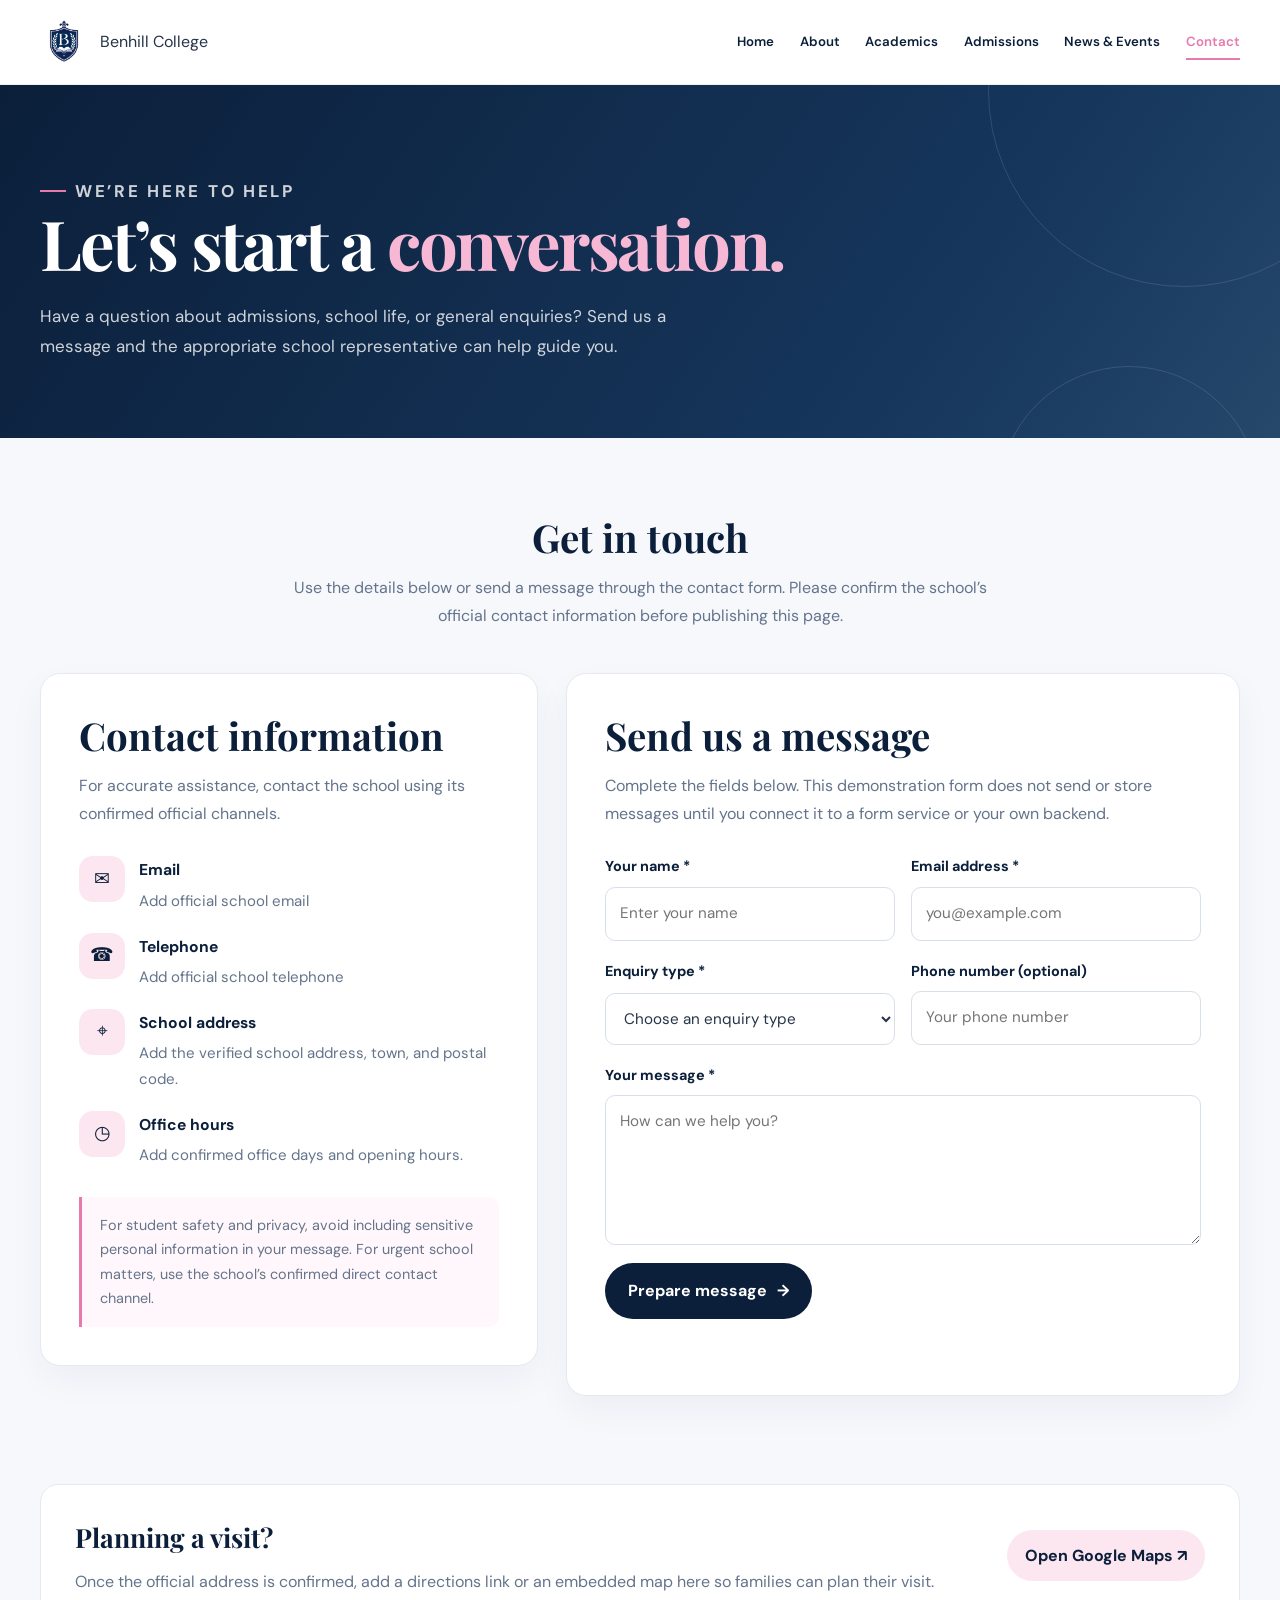
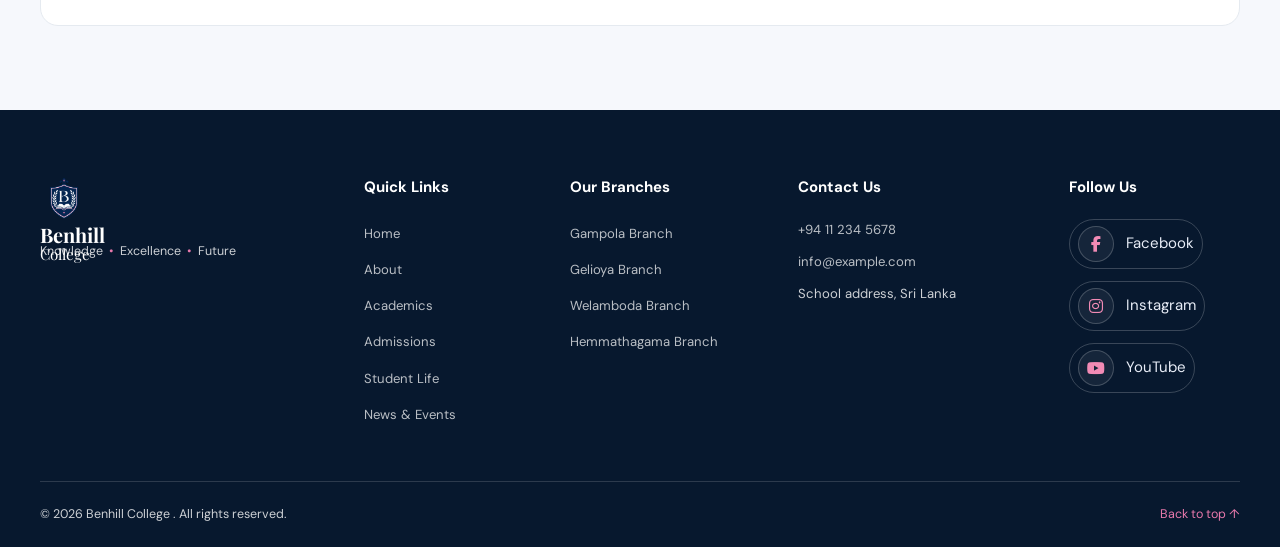
<file: contact.html>
<!DOCTYPE html>
<html lang="en">
<head>
  <meta charset="UTF-8">
  <meta name="viewport" content="width=device-width, initial-scale=1.0">
  <meta name="description" content="Contact Benhill College for general enquiries, admissions information, and school-related questions.">
  <title>Contact Us | Benhill College</title>
  <link rel="preconnect" href="https://fonts.googleapis.com">
  <link rel="preconnect" href="https://fonts.gstatic.com" crossorigin>
  <link href="https://fonts.googleapis.com/css2?family=DM+Sans:wght@400;500;600;700&family=Playfair+Display:wght@500;600;700&display=swap" rel="stylesheet">
    <link
    rel="stylesheet"
    href="https://cdnjs.cloudflare.com/ajax/libs/font-awesome/6.7.2/css/all.min.css">

  <link rel="stylesheet" href="style.css">

  <link rel="stylesheet" href="contact.css">
   <script src="script.js" defer></script>

</head>
<body>
  <div class="contact-page">
    <header class="site-header">
      <div class="container header-container">
        <a class="school-brand" href="index.html" aria-label="Benhill College homepage">
          <img class="school-logo" src="images/school-logo.png" alt="Benhill College logo">
          <span class="school-brand-text">Benhill College</span>
        </a>
        <button class="menu-toggle" id="menu-toggle" aria-label="Open navigation menu" aria-controls="primary-navigation" aria-expanded="false">
          <span></span><span></span><span></span>
        </button>
        <nav class="primary-navigation" id="primary-navigation" aria-label="Main navigation">
          <ul class="nav-list">
            <li><a class="nav-link" href="index.html">Home</a></li>
            <li><a class="nav-link" href="index.html#about">About</a></li>
            <li><a class="nav-link" href="index.html#academics">Academics</a></li>
            <li><a class="nav-link" href="admissions.html">Admissions</a></li>
            <li><a class="nav-link" href="news.html">News &amp; Events</a></li>
            <li><a class="nav-link active" href="contact.html" aria-current="page">Contact</a></li>
          </ul>
        </nav>
      </div>
    </header>

    <main>
      <section class="contact-hero">
        <div class="container">
          <div class="contact-hero-inner">
            <p class="contact-eyebrow">We’re here to help</p>
            <h1>Let’s start a <span>conversation.</span></h1>
            <p>Have a question about admissions, school life, or general enquiries? Send us a message and the appropriate school representative can help guide you.</p>
          </div>
        </div>
      </section>

      <section class="contact-main" aria-labelledby="contact-section-title">
        <div class="container">
          <div class="contact-intro">
            <h2 id="contact-section-title">Get in touch</h2>
            <p>Use the details below or send a message through the contact form. Please confirm the school’s official contact information before publishing this page.</p>
          </div>

          <div class="contact-layout">
            <aside class="contact-details" aria-labelledby="contact-details-title">
              <h2 id="contact-details-title">Contact information</h2>
              <p>For accurate assistance, contact the school using its confirmed official channels.</p>
              <ul class="contact-detail-list">
                <li class="contact-detail-item">
                  <span class="contact-detail-icon" aria-hidden="true">✉</span>
                  <div><h3>Email</h3><p><a href="mailto:REPLACE-WITH-OFFICIAL-EMAIL">Add official school email</a></p></div>
                </li>
                <li class="contact-detail-item">
                  <span class="contact-detail-icon" aria-hidden="true">☎</span>
                  <div><h3>Telephone</h3><p><a href="tel:REPLACE-WITH-OFFICIAL-PHONE">Add official school telephone</a></p></div>
                </li>
                <li class="contact-detail-item">
                  <span class="contact-detail-icon" aria-hidden="true">⌖</span>
                  <div><h3>School address</h3><p>Add the verified school address, town, and postal code.</p></div>
                </li>
                <li class="contact-detail-item">
                  <span class="contact-detail-icon" aria-hidden="true">◷</span>
                  <div><h3>Office hours</h3><p>Add confirmed office days and opening hours.</p></div>
                </li>
              </ul>
              <div class="contact-note">For student safety and privacy, avoid including sensitive personal information in your message. For urgent school matters, use the school’s confirmed direct contact channel.</div>
            </aside>

            <section class="contact-form-panel" aria-labelledby="contact-form-title">
              <h2 id="contact-form-title">Send us a message</h2>
              <p>Complete the fields below. This demonstration form does not send or store messages until you connect it to a form service or your own backend.</p>
              <form class="contact-form" id="contact-form">
                <div class="contact-form-row">
                  <div class="contact-field">
                    <label for="contact-name">Your name *</label>
                    <input id="contact-name" name="name" type="text" autocomplete="name" placeholder="Enter your name" required>
                  </div>
                  <div class="contact-field">
                    <label for="contact-email">Email address *</label>
                    <input id="contact-email" name="email" type="email" autocomplete="email" placeholder="you@example.com" required>
                  </div>
                </div>
                <div class="contact-form-row">
                  <div class="contact-field">
                    <label for="contact-subject">Enquiry type *</label>
                    <select id="contact-subject" name="subject" required>
                      <option value="">Choose an enquiry type</option>
                      <option value="admissions">Admissions</option>
                      <option value="academics">Academics</option>
                      <option value="school-life">School life</option>
                      <option value="events">Events and activities</option>
                      <option value="general">General enquiry</option>
                    </select>
                  </div>
                  <div class="contact-field">
                    <label for="contact-phone">Phone number (optional)</label>
                    <input id="contact-phone" name="phone" type="tel" autocomplete="tel" placeholder="Your phone number">
                  </div>
                </div>
                <div class="contact-field">
                  <label for="contact-message">Your message *</label>
                  <textarea id="contact-message" name="message" placeholder="How can we help you?" required></textarea>
                </div>
                <button class="contact-submit" type="submit">Prepare message <span aria-hidden="true">→</span></button>
                <p class="contact-form-message" id="contact-form-message" role="status" aria-live="polite"></p>
              </form>
            </section>
          </div>
        </div>
      </section>

      <section class="contact-map-section" aria-label="School location">
        <div class="container">
          <div class="contact-map-card">
            <div>
              <h2>Planning a visit?</h2>
              <p>Once the official address is confirmed, add a directions link or an embedded map here so families can plan their visit.</p>
            </div>
            <a class="contact-map-link" href="https://www.google.com/maps" target="_blank" rel="noopener noreferrer">Open Google Maps ↗</a>
          </div>
        </div>
      </section>
    </main>

    <!-- ================= FOOTER ================= -->
    <footer class="site-footer" id="contact">
        <div class="container">

            <div class="footer-main">

                <div class="footer-brand">
                    <a href="index.html" class="school-logo footer-logo">
                        <img src="images/school-logo.png" alt="">
                        <span class="logo-text">
                            <strong>Benhill</strong>
                            <span>College</span>
                        </span>
                    </a>

                    <p class="footer-tagline">
                        Knowledge <span>•</span> Excellence  <span>•</span> Future
                    </p>
                </div>

                <div class="footer-column">
                    <h3>Quick Links</h3>
                    <ul>
                        <li><a href="index.html">Home</a></li>
                        <li><a href="index.html#about">About</a></li>
                        <li><a href="index.html#academics">Academics</a></li>
                        <li><a href="admissions.html">Admissions</a></li>
                        <li><a href="index.html#student-life">Student Life</a></li>
                        <li><a href="news.html">News & Events</a></li>
                    </ul>
                </div>

                <div class="footer-column">
                    <h3>Our Branches</h3>
                    <ul>
                        <li><a href="#branches">Gampola Branch</a></li>
                        <li><a href="#branches">Gelioya Branch</a></li>
                        <li><a href="#branches">Welamboda Branch</a></li>
                        <li><a href="#branches">Hemmathagama Branch</a></li>
                    </ul>
                </div>

                <div class="footer-column footer-contact">
                    <h3>Contact Us</h3>
                    <address>
                        <p><a href="tel:+9411112345678">+94 11 234 5678</a></p>
                        <p><a href="mailto:info@example.com">info@example.com</a></p>
                        <p>School address, Sri Lanka</p>
                    </address>
                </div>

<div class="footer-column footer-social">
    <h3>Follow Us</h3>

    <div class="social-links">
        <a href="https://www.facebook.com/"
           target="_blank"
           rel="noopener noreferrer"
           aria-label="Facebook">
            <i class="fa-brands fa-facebook-f" aria-hidden="true"></i>
            <span>Facebook</span>
        </a>

        <a href="https://www.instagram.com/"
           target="_blank"
           rel="noopener noreferrer"
           aria-label="Instagram">
            <i class="fa-brands fa-instagram" aria-hidden="true"></i>
            <span>Instagram</span>
        </a>

        <a href="https://www.youtube.com/"
           target="_blank"
           rel="noopener noreferrer"
           aria-label="YouTube">
            <i class="fa-brands fa-youtube" aria-hidden="true"></i>
            <span>YouTube</span>
        </a>
    </div>
</div>


            </div>

            <div class="footer-bottom">
                <p>
                    &copy; <span id="current-year">2026</span>
                    Benhill College . All rights reserved.
                </p>

                <a href="index.html" class="back-to-top">Back to top ↑</a>
            </div>

        </div>
    </footer>
  </div>

  <script src="script.js"></script>
  <script>
    (function () {
      const year = document.getElementById('current-year');
      if (year) year.textContent = new Date().getFullYear();

      const form = document.getElementById('contact-form');
      const status = document.getElementById('contact-form-message');
      if (form && status) {
        form.addEventListener('submit', function (event) {
          event.preventDefault();
          status.textContent = 'This demo form is not connected yet, so your message has not been sent. Connect a form service or backend to receive enquiries.';
        });
      }

      const toggle = document.getElementById('menu-toggle');
      const nav = document.getElementById('primary-navigation');
      if (toggle && nav && !toggle.dataset.menuInitialized) {
        toggle.addEventListener('click', function () {
          const isOpen = toggle.getAttribute('aria-expanded') === 'true';
          toggle.setAttribute('aria-expanded', String(!isOpen));
          toggle.setAttribute('aria-label', isOpen ? 'Open navigation menu' : 'Close navigation menu');
          nav.classList.toggle('is-open', !isOpen);
        });
      }
    })();
  </script>
</body>
</html>
</file>
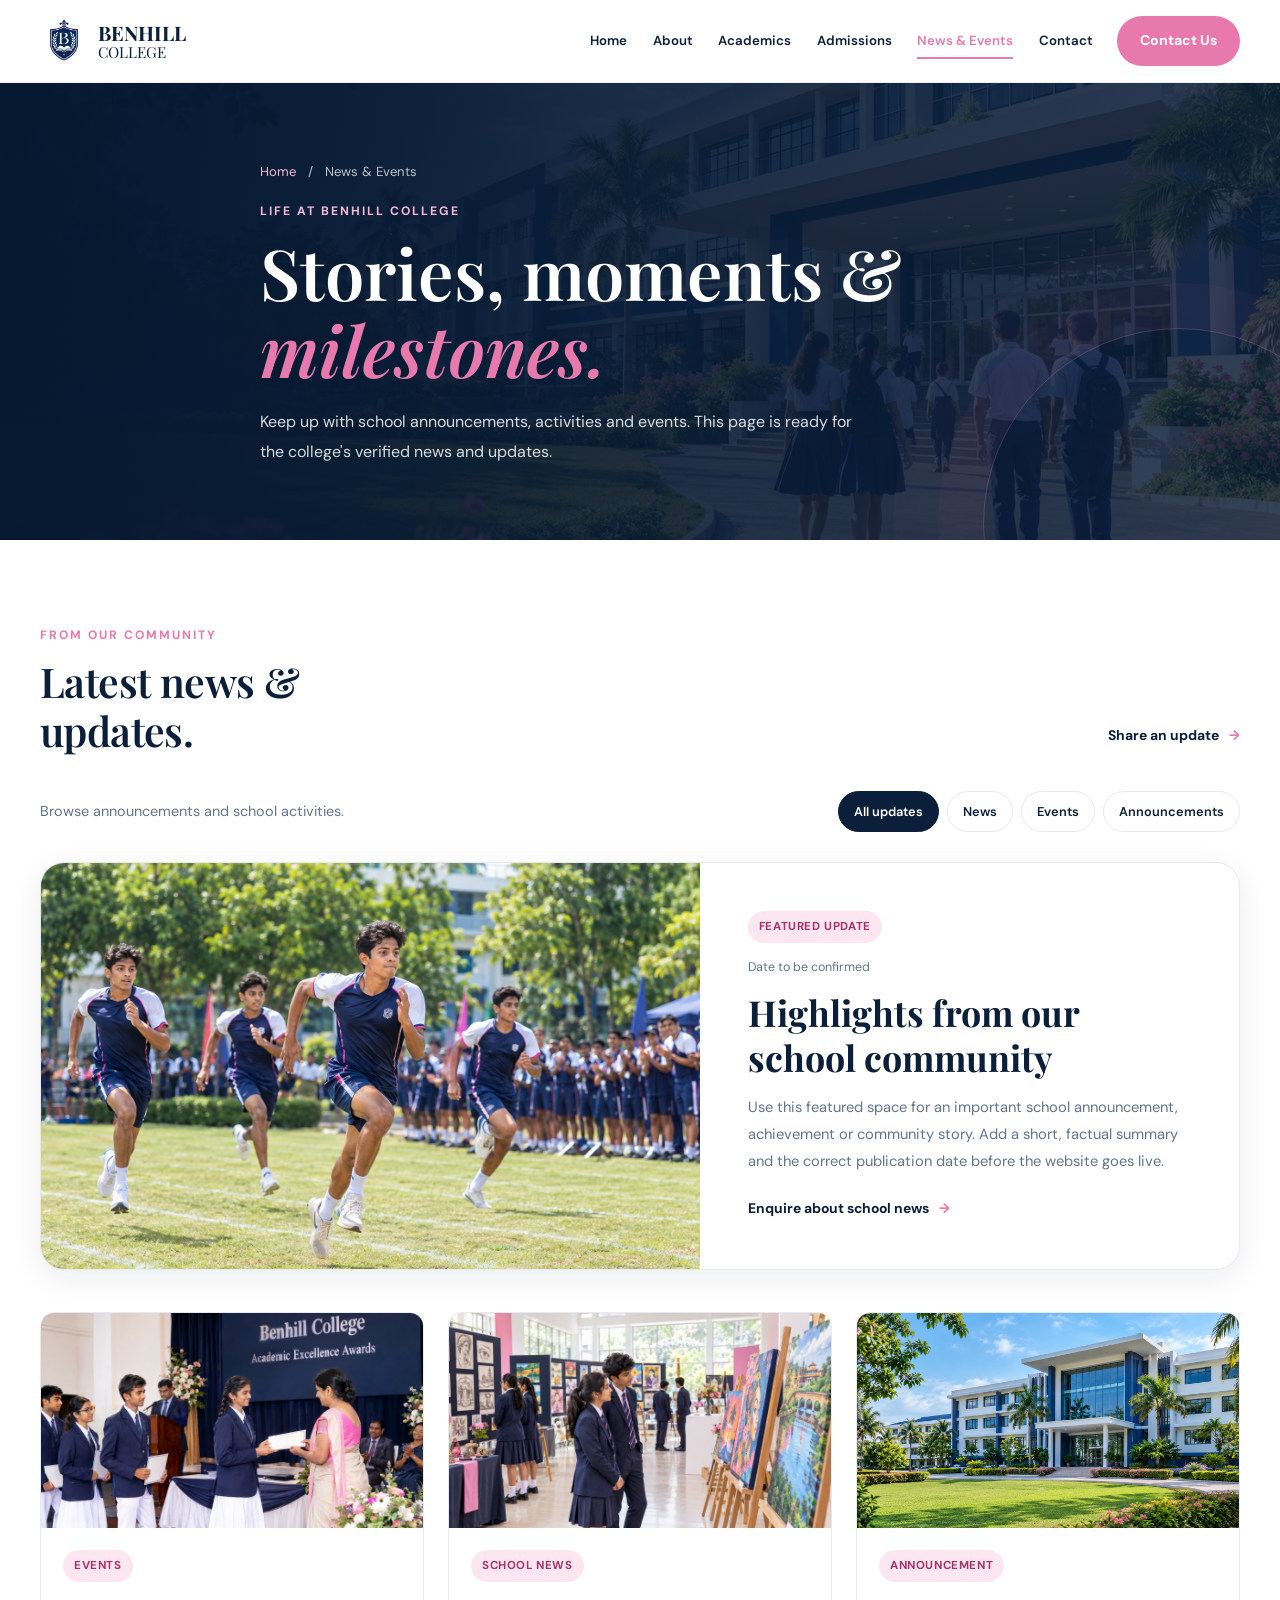
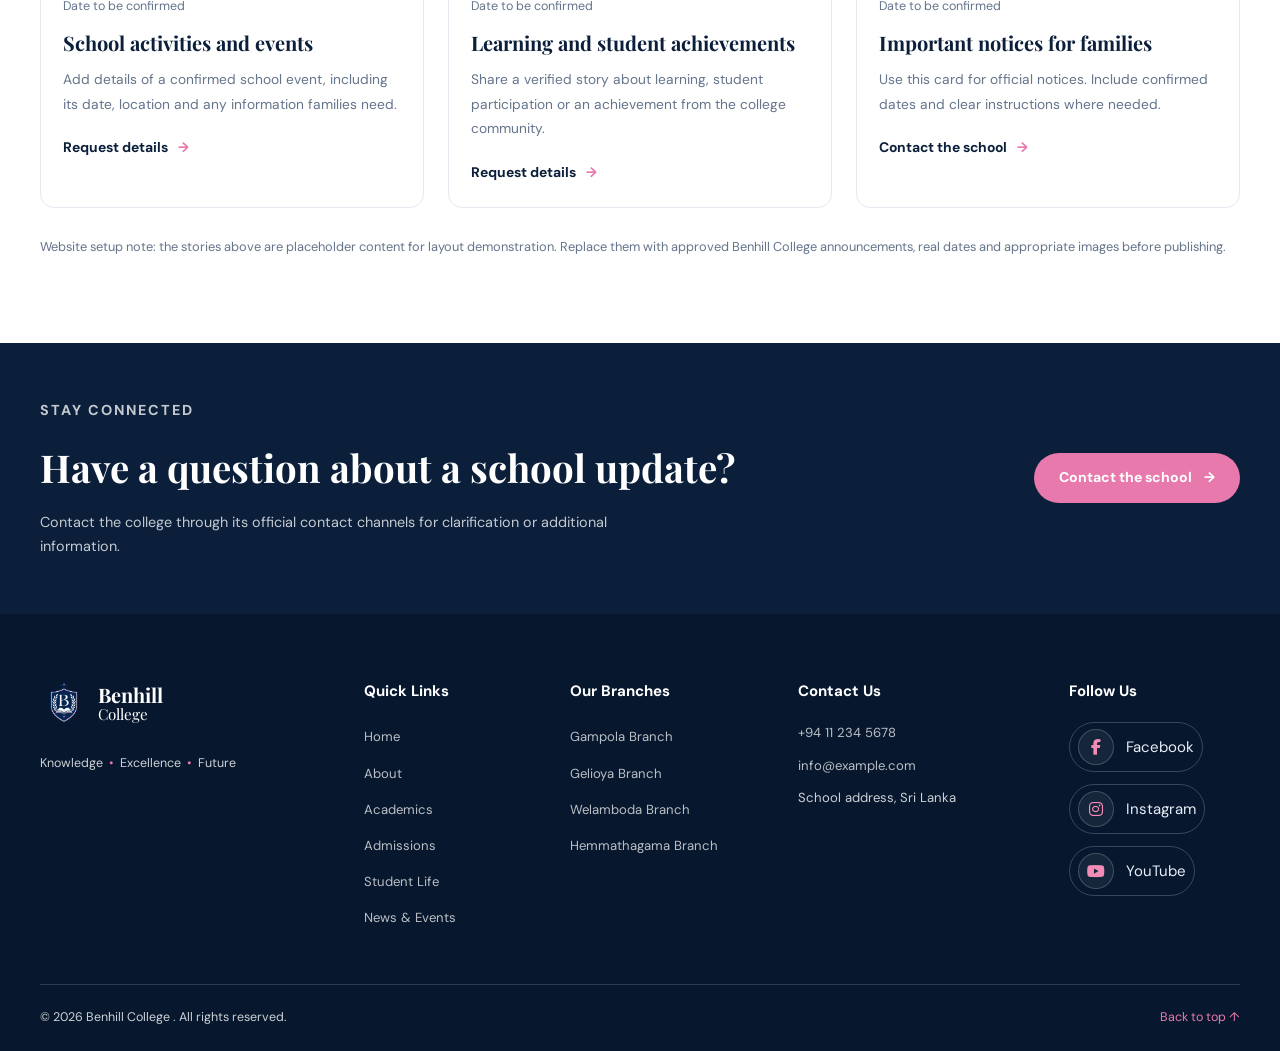
<file: news.html>
<!DOCTYPE html>
<html lang="en">
<head>
    <meta charset="UTF-8">
    <meta name="viewport" content="width=device-width, initial-scale=1.0">
    <meta name="description" content="Read the latest news, announcements and events from Benhill College.">
    <title>News &amp; Events | Benhill College</title>

    <link rel="preconnect" href="https://fonts.googleapis.com">
    <link rel="preconnect" href="https://fonts.gstatic.com" crossorigin>
    <link href="https://fonts.googleapis.com/css2?family=DM+Sans:wght@400;500;600;700&family=Playfair+Display:ital,wght@0,500;0,600;0,700;1,500;1,600&display=swap" rel="stylesheet">
     <link
    rel="stylesheet"
    href="https://cdnjs.cloudflare.com/ajax/libs/font-awesome/6.7.2/css/all.min.css">
    <link rel="stylesheet" href="style.css">

    <script src="script.js" defer></script>

    <style>
        .page-hero {
            position: relative;
            overflow: hidden;
            padding: 78px 0 72px;
            color: var(--color-white);
            background:
                linear-gradient(105deg, rgba(7,25,49,.97), rgba(11,31,58,.83)),
                url("images/hero-school.jpg") center / cover;
        }
        .page-hero::after {
            position: absolute;
            right: -95px;
            bottom: -180px;
            width: 390px;
            height: 390px;
            border: 1px solid rgba(232,121,172,.28);
            border-radius: 50%;
            content: "";
            box-shadow: 0 0 0 45px rgba(232,121,172,.035), 0 0 0 90px rgba(232,121,172,.025);
            pointer-events: none;
        }
        .page-hero-content { position: relative; z-index: 1; max-width: 760px; }
        .breadcrumb { margin-bottom: 18px; color: rgba(255,255,255,.72); font-size: .82rem; }
        .breadcrumb a { color: #F7B8D5; }
        .page-hero .section-eyebrow { color: #F7B8D5; }
        .page-hero h1 {
            margin-bottom: 18px;
            font-family: var(--font-heading);
            font-size: clamp(2.6rem, 5.5vw, 4.4rem);
            font-weight: 600;
            line-height: 1.1;
        }
        .page-hero h1 span { color: var(--color-pink); font-style: italic; }
        .page-hero p.hero-lead { max-width: 600px; color: rgba(255,255,255,.84); line-height: 1.9; }
        .news-toolbar {
            display: flex;
            align-items: center;
            justify-content: space-between;
            gap: 20px;
            margin-bottom: 30px;
        }
        .news-toolbar p { color: var(--color-text-light); font-size: .9rem; }
        .news-filter {
            display: flex;
            flex-wrap: wrap;
            gap: 8px;
        }
        .filter-button {
            padding: 9px 15px;
            border: 1px solid var(--color-border);
            border-radius: 50px;
            color: var(--color-navy);
            background: var(--color-white);
            font: inherit;
            font-size: .8rem;
            font-weight: 600;
            cursor: pointer;
            transition: color var(--transition), background var(--transition), border-color var(--transition);
        }
        .filter-button:hover, .filter-button.active {
            border-color: var(--color-navy);
            color: var(--color-white);
            background: var(--color-navy);
        }
        .news-featured {
            display: grid;
            grid-template-columns: 1.1fr .9fr;
            overflow: hidden;
            margin-bottom: 42px;
            border: 1px solid var(--color-border);
            border-radius: var(--radius-large);
            background: var(--color-white);
            box-shadow: var(--shadow-card);
        }
        .featured-image { min-height: 350px; background: var(--color-pink-light); }
        .featured-image img { width: 100%; height: 100%; min-height: 350px; object-fit: cover; }
        .featured-content { display: flex; flex-direction: column; align-items: flex-start; justify-content: center; padding: clamp(28px, 4vw, 48px); }
        .news-category {
            display: inline-block;
            margin-bottom: 14px;
            padding: 6px 11px;
            border-radius: 50px;
            color: #A8326B;
            background: var(--color-pink-light);
            font-size: .72rem;
            font-weight: 700;
            letter-spacing: .6px;
            text-transform: uppercase;
        }
        .news-date { display: block; margin-bottom: 12px; color: var(--color-text-light); font-size: .78rem; }
        .featured-content h2 {
            margin-bottom: 14px;
            color: var(--color-navy);
            font-family: var(--font-heading);
            font-size: clamp(1.7rem, 2.8vw, 2.35rem);
            line-height: 1.25;
        }
        .featured-content > p { margin-bottom: 22px; color: var(--color-text-light); font-size: .92rem; line-height: 1.85; }
        .news-grid-page {
            display: grid;
            grid-template-columns: repeat(3, minmax(0, 1fr));
            gap: 24px;
        }
        .news-card-page {
            overflow: hidden;
            border: 1px solid var(--color-border);
            border-radius: var(--radius-medium);
            background: var(--color-white);
            transition: transform var(--transition), box-shadow var(--transition);
        }
        .news-card-page:hover { transform: translateY(-5px); box-shadow: var(--shadow-card); }
        .news-card-page[hidden] { display: none !important; }
        .news-card-page .news-image-wrap { height: 215px; overflow: hidden; background: var(--color-background); }
        .news-card-page .news-image-wrap img { width: 100%; height: 100%; object-fit: cover; transition: transform .5s ease; }
        .news-card-page:hover .news-image-wrap img { transform: scale(1.04); }
        .news-card-page .card-body { padding: 22px; }
        .news-card-page h2 { margin-bottom: 10px; color: var(--color-navy); font-family: var(--font-heading); font-size: 1.25rem; line-height: 1.4; }
        .news-card-page .card-body p { margin-bottom: 17px; color: var(--color-text-light); font-size: .86rem; line-height: 1.8; }
        .empty-state { display: none; padding: 28px; border: 1px dashed var(--color-border); border-radius: var(--radius-medium); color: var(--color-text-light); text-align: center; }
        .news-note { margin-top: 28px; color: var(--color-text-light); font-size: .8rem; line-height: 1.7; }
        .news-cta { padding: 55px 0; color: var(--color-white); background: var(--color-navy); }
        .news-cta-inner { display: flex; align-items: center; justify-content: space-between; gap: 28px; }
        .news-cta h2 { margin-bottom: 10px; color: var(--color-white); font-family: var(--font-heading); font-size: clamp(1.7rem, 3vw, 2.5rem); }
        .news-cta p { max-width: 650px; color: rgba(255,255,255,.76); font-size: .9rem; }
        .news-cta .btn { flex-shrink: 0; }
        @media (max-width: 900px) {
            .news-featured { grid-template-columns: 1fr; }
            .featured-image, .featured-image img { min-height: 280px; max-height: 380px; }
            .news-grid-page { grid-template-columns: repeat(2, minmax(0, 1fr)); }
        }
        @media (max-width: 620px) {
            .page-hero { padding: 62px 0 56px; }
            .news-toolbar { align-items: flex-start; flex-direction: column; }
            .news-grid-page { grid-template-columns: 1fr; }
            .news-card-page .news-image-wrap { height: 225px; }
            .news-cta-inner { align-items: flex-start; flex-direction: column; }
        }
        @media (prefers-reduced-motion: reduce) {
            *, *::before, *::after { scroll-behavior: auto !important; transition-duration: .01ms !important; animation-duration: .01ms !important; }
        }
    </style>
</head>

<body>
    <header class="site-header" id="top">
        <div class="container header-container">
            <a class="school-logo" href="index.html" aria-label="Benhill College homepage">
                <img src="images/school-logo.png" alt="Benhill College logo">
                <span class="logo-text"><strong>BENHILL</strong><span>COLLEGE</span></span>
            </a>

            <button class="menu-toggle" type="button" aria-label="Open navigation menu"
                    aria-controls="primary-navigation" aria-expanded="false">
                <span></span><span></span><span></span>
            </button>

            <nav class="primary-navigation" id="primary-navigation" aria-label="Main navigation">
                <ul class="nav-list">
                    <li><a class="nav-link" href="index.html">Home</a></li>
                    <li><a class="nav-link" href="index.html#about">About</a></li>
                    <li><a class="nav-link" href="index.html#academics">Academics</a></li>
                    <li><a class="nav-link" href="admissions.html">Admissions</a></li>
                    <li><a class="nav-link active" href="news.html" aria-current="page">News &amp; Events</a></li>
                    <li><a class="nav-link" href="contact.html">Contact</a></li>
                </ul>
            </nav>

            <a class="btn btn-primary header-cta" href="contact.html">Contact Us</a>
        </div>
    </header>

    <main>
        <section class="page-hero">
            <div class="container page-hero-content">
                <div class="breadcrumb"><a href="index.html">Home</a> &nbsp; / &nbsp; News &amp; Events</div>
                <p class="section-eyebrow">Life at Benhill College</p>
                <h1>Stories, moments &amp; <span>milestones.</span></h1>
                <p class="hero-lead">
                    Keep up with school announcements, activities and events.
                    This page is ready for the college's verified news and updates.
                </p>
            </div>
        </section>

        <section class="section-padding">
            <div class="container">
                <div class="section-heading-row">
                    <div>
                        <p class="section-eyebrow">From our community</p>
                        <h2 class="section-title">Latest news &amp; <span>updates.</span></h2>
                    </div>
                    <a class="text-link" href="contact.html">Share an update <span aria-hidden="true">→</span></a>
                </div>

                <div class="news-toolbar">
                    <p>Browse announcements and school activities.</p>
                    <div class="news-filter" role="group" aria-label="Filter news by category">
                        <button class="filter-button active" type="button" data-filter="all" aria-pressed="true">All updates</button>
                        <button class="filter-button" type="button" data-filter="news" aria-pressed="false">News</button>
                        <button class="filter-button" type="button" data-filter="events" aria-pressed="false">Events</button>
                        <button class="filter-button" type="button" data-filter="announcements" aria-pressed="false">Announcements</button>
                    </div>
                </div>

                <!-- Replace sample content and image paths with verified school updates before publishing. -->
                <article class="news-featured">
                    <div class="featured-image">
                        <img src="images/news-one.jpg" alt="School community gathering" loading="lazy">
                    </div>
                    <div class="featured-content">
                        <span class="news-category">Featured update</span>
                        <time class="news-date" datetime="2026-10-01">Date to be confirmed</time>
                        <h2>Highlights from our school community</h2>
                        <p>
                            Use this featured space for an important school announcement,
                            achievement or community story. Add a short, factual summary
                            and the correct publication date before the website goes live.
                        </p>
                        <a class="text-link" href="contact.html">Enquire about school news <span aria-hidden="true">→</span></a>
                    </div>
                </article>

                <div class="news-grid-page" id="news-grid">
                    <article class="news-card-page" data-category="events">
                        <div class="news-image-wrap">
                            <img src="images/news-two.jpg" alt="Students participating in a school activity" loading="lazy">
                        </div>
                        <div class="card-body">
                            <span class="news-category">Events</span>
                            <time class="news-date" datetime="2026-09-01">Date to be confirmed</time>
                            <h2>School activities and events</h2>
                            <p>Add details of a confirmed school event, including its date, location and any information families need.</p>
                            <a class="text-link" href="contact.html">Request details <span aria-hidden="true">→</span></a>
                        </div>
                    </article>

                    <article class="news-card-page" data-category="news">
                        <div class="news-image-wrap">
                            <img src="images/news-three.jpg" alt="School learning and classroom activities" loading="lazy">
                        </div>
                        <div class="card-body">
                            <span class="news-category">School news</span>
                            <time class="news-date" datetime="2026-09-01">Date to be confirmed</time>
                            <h2>Learning and student achievements</h2>
                            <p>Share a verified story about learning, student participation or an achievement from the college community.</p>
                            <a class="text-link" href="contact.html">Request details <span aria-hidden="true">→</span></a>
                        </div>
                    </article>

                    <article class="news-card-page" data-category="announcements">
                        <div class="news-image-wrap">
                            <img src="images/branch-one.jpg" alt="Benhill College campus" loading="lazy">
                        </div>
                        <div class="card-body">
                            <span class="news-category">Announcement</span>
                            <time class="news-date" datetime="2026-09-01">Date to be confirmed</time>
                            <h2>Important notices for families</h2>
                            <p>Use this card for official notices. Include confirmed dates and clear instructions where needed.</p>
                            <a class="text-link" href="contact.html">Contact the school <span aria-hidden="true">→</span></a>
                        </div>
                    </article>
                </div>

                <p class="empty-state" id="news-empty-state">There are no updates in this category yet.</p>
                <p class="news-note">
                    Website setup note: the stories above are placeholder content for layout demonstration.
                    Replace them with approved Benhill College announcements, real dates and appropriate images before publishing.
                </p>
            </div>
        </section>

        <section class="news-cta">
            <div class="container news-cta-inner">
                <div>
                    <p class="section-eyebrow">Stay connected</p>
                    <h2>Have a question about a school update?</h2>
                    <p>Contact the college through its official contact channels for clarification or additional information.</p>
                </div>
                <a class="btn btn-primary" href="contact.html">Contact the school <span aria-hidden="true">→</span></a>
            </div>
        </section>
    </main>

        <!-- ================= FOOTER ================= -->
    <footer class="site-footer" id="contact">
        <div class="container">

            <div class="footer-main">

                <div class="footer-brand">
                    <a href="index.html" class="school-logo footer-logo">
                        <img src="images/school-logo.png" alt="">
                        <span class="logo-text">
                            <strong>Benhill</strong>
                            <span>College</span>
                        </span>
                    </a>

                    <p class="footer-tagline">
                        Knowledge <span>•</span> Excellence  <span>•</span> Future
                    </p>
                </div>

                <div class="footer-column">
                    <h3>Quick Links</h3>
                    <ul>
                        <li><a href="index.html">Home</a></li>
                        <li><a href="index.html#about">About</a></li>
                        <li><a href="index.html#academics">Academics</a></li>
                        <li><a href="admissions.html">Admissions</a></li>
                        <li><a href="index.html#student-life">Student Life</a></li>
                        <li><a href="news.html">News & Events</a></li>
                    </ul>
                </div>

                <div class="footer-column">
                    <h3>Our Branches</h3>
                    <ul>
                        <li><a href="#branches">Gampola Branch</a></li>
                        <li><a href="#branches">Gelioya Branch</a></li>
                        <li><a href="#branches">Welamboda Branch</a></li>
                        <li><a href="#branches">Hemmathagama Branch</a></li>
                    </ul>
                </div>

                <div class="footer-column footer-contact">
                    <h3>Contact Us</h3>
                    <address>
                        <p><a href="tel:+9411112345678">+94 11 234 5678</a></p>
                        <p><a href="mailto:info@example.com">info@example.com</a></p>
                        <p>School address, Sri Lanka</p>
                    </address>
                </div>

<div class="footer-column footer-social">
    <h3>Follow Us</h3>

    <div class="social-links">
        <a href="https://www.facebook.com/"
           target="_blank"
           rel="noopener noreferrer"
           aria-label="Facebook">
            <i class="fa-brands fa-facebook-f" aria-hidden="true"></i>
            <span>Facebook</span>
        </a>

        <a href="https://www.instagram.com/"
           target="_blank"
           rel="noopener noreferrer"
           aria-label="Instagram">
            <i class="fa-brands fa-instagram" aria-hidden="true"></i>
            <span>Instagram</span>
        </a>

        <a href="https://www.youtube.com/"
           target="_blank"
           rel="noopener noreferrer"
           aria-label="YouTube">
            <i class="fa-brands fa-youtube" aria-hidden="true"></i>
            <span>YouTube</span>
        </a>
    </div>
</div>


            </div>

            <div class="footer-bottom">
                <p>
                    &copy; <span id="current-year">2026</span>
                    Benhill College . All rights reserved.
                </p>

                <a href="index.html" class="back-to-top">Back to top ↑</a>
            </div>

        </div>
    </footer>

    <script src="script.js" defer></script>
    <script>
        // Filter the sample news cards by category.
        const filterButtons = document.querySelectorAll(".filter-button");
        const newsCards = document.querySelectorAll(".news-card-page");
        const emptyState = document.getElementById("news-empty-state");

        filterButtons.forEach(button => {
            button.addEventListener("click", () => {
                const selectedFilter = button.dataset.filter;
                let visibleCount = 0;

                filterButtons.forEach(item => {
                    const isActive = item === button;
                    item.classList.toggle("active", isActive);
                    item.setAttribute("aria-pressed", String(isActive));
                });

                newsCards.forEach(card => {
                    const shouldShow = selectedFilter === "all" || card.dataset.category === selectedFilter;
                    card.hidden = !shouldShow;
                    if (shouldShow) visibleCount++;
                });

                emptyState.style.display = visibleCount === 0 ? "block" : "none";
            });
        });

        const yearElement = document.getElementById("current-year");
        if (yearElement) yearElement.textContent = new Date().getFullYear();

        // Mobile navigation fallback. Remove this block if script.js already
        // initializes the same menu toggle to avoid duplicate handlers.
        const menuToggle = document.querySelector(".menu-toggle");
        const navigation = document.querySelector("#primary-navigation");
        if (menuToggle && navigation && !menuToggle.dataset.menuInitialized) {
            menuToggle.dataset.menuInitialized = "true";
            menuToggle.addEventListener("click", () => {
                const isOpen = navigation.classList.toggle("is-open");
                menuToggle.setAttribute("aria-expanded", String(isOpen));
                menuToggle.setAttribute("aria-label", isOpen ? "Close navigation menu" : "Open navigation menu");
            });
            navigation.querySelectorAll("a").forEach(link => {
                link.addEventListener("click", () => {
                    navigation.classList.remove("is-open");
                    menuToggle.setAttribute("aria-expanded", "false");
                    menuToggle.setAttribute("aria-label", "Open navigation menu");
                });
            });
        }
    </script>
</body>
</html>
</file>
<file: style.css>
/* ==============================
   BENHILL COLLEGE — DESIGN THEME
   ============================== */

:root {
    --color-navy: #0B1F3A;
    --color-navy-light: #16365C;

    --color-white: #FFFFFF;
    --color-pink: #E879AC;
    --color-pink-light: #FCE7F1;

    --color-text: #263449;
    --color-text-light: #64748B;
    --color-border: #E5EAF0;
    --color-background: #F8FAFC;

    --font-heading: "Playfair Display", serif;
    --font-body: "DM Sans", sans-serif;

    --container-width: 1200px;
    --section-spacing: 90px;

    --radius-small: 8px;
    --radius-medium: 14px;
    --radius-large: 24px;

    --shadow-card: 0 8px 30px rgba(11, 31, 58, 0.08);
    --transition: 0.3s ease;
}


/* =========================================
   BENHILL COLLEGE
   Premium School Website
   Colors: Navy Blue, White & Pink
========================================= */

/* 1. VARIABLES */
:root {
    --color-navy: #0B1F3A;
    --color-navy-light: #16365C;
    --color-white: #FFFFFF;
    --color-pink: #E879AC;
    --color-pink-light: #FCE7F1;
    --color-text: #263449;
    --color-text-light: #64748B;
    --color-border: #E5EAF0;
    --color-background: #F6F8FC;

    --font-heading: "Playfair Display", Georgia, serif;
    --font-body: "DM Sans", Arial, sans-serif;

    --container-width: 1200px;
    --section-spacing: 85px;
    --radius-small: 8px;
    --radius-medium: 14px;
    --radius-large: 24px;

    --shadow-card: 0 8px 30px rgba(11, 31, 58, 0.08);
    --transition: 0.3s ease;
}

/* 2. RESET AND GLOBAL STYLES */
* {
    margin: 0;
    padding: 0;
    box-sizing: border-box;
}

html {
    scroll-behavior: smooth;
    scroll-padding-top: 90px;
}

body {
    font-family: var(--font-body);
    color: var(--color-text);
    background: var(--color-white);
    line-height: 1.7;
    overflow-x: hidden;
}

img {
    display: block;
    max-width: 100%;
}

a {
    color: inherit;
    text-decoration: none;
}

button {
    font: inherit;
}

button,
a {
    -webkit-tap-highlight-color: transparent;
}

button:focus-visible,
a:focus-visible {
    outline: 3px solid var(--color-pink);
    outline-offset: 4px;
}

ul {
    list-style: none;
}

.container {
    width: min(
        var(--container-width),
        calc(100% - 48px)
    );
    margin-inline: auto;
}

.section-padding {
    padding-block: var(--section-spacing);
}

.section-eyebrow {
    margin-bottom: 12px;
    color: var(--color-pink);
    font-size: 0.76rem;
    font-weight: 700;
    letter-spacing: 2px;
    text-transform: uppercase;
}

.section-title {
    margin-bottom: 20px;
    color: var(--color-navy);
    font-family: var(--font-heading);
    font-size: clamp(2rem, 3.2vw, 3rem);
    font-weight: 600;
    line-height: 1.2;
    letter-spacing: -0.6px;
}

.section-title span {
    display: block;
}

.section-description {
    max-width: 520px;
    margin-bottom: 24px;
    color: var(--color-text-light);
    font-size: 0.96rem;
    line-height: 1.9;
}

/* 3. BUTTONS AND TEXT LINKS */
.btn {
    display: inline-flex;
    align-items: center;
    justify-content: center;
    gap: 12px;
    min-height: 46px;
    padding: 12px 24px;
    border: 1px solid transparent;
    border-radius: 50px;
    font-size: 0.88rem;
    font-weight: 700;
    transition:
        background var(--transition),
        color var(--transition),
        transform var(--transition),
        border-color var(--transition);
}

.btn:hover {
    transform: translateY(-2px);
}

.btn-primary {
    color: var(--color-white);
    background: var(--color-pink);
}

.btn-primary:hover {
    background: #D95794;
}

.btn-outline {
    color: var(--color-white);
    border-color: rgba(255, 255, 255, 0.8);
    background: transparent;
}

.btn-outline:hover {
    color: var(--color-navy);
    background: var(--color-white);
}

.text-link {
    display: inline-flex;
    align-items: center;
    gap: 10px;
    color: var(--color-navy);
    font-size: 0.87rem;
    font-weight: 700;
    transition: color var(--transition);
}

.text-link span,
.branch-link {
    color: var(--color-pink);
}

.text-link:hover {
    color: var(--color-pink);
}

/* 4. HEADER */
.site-header {
    position: sticky;
    top: 0;
    z-index: 1000;
    background: rgba(255, 255, 255, 0.97);
    border-bottom: 1px solid rgba(11, 31, 58, 0.07);
    backdrop-filter: blur(12px);
}

.header-container {
    display: flex;
    align-items: center;
    justify-content: space-between;
    min-height: 82px;
    gap: 24px;
}

.school-logo {
    display: inline-flex;
    align-items: center;
    flex-shrink: 0;
    gap: 10px;
    color: var(--color-navy);
}

.school-logo img {
    width: 48px;
    height: 48px;
    object-fit: contain;
}

.logo-text {
    display: flex;
    flex-direction: column;
    font-family: var(--font-heading);
    line-height: 1.15;
}

.logo-text strong {
    font-size: 1.25rem;
    font-weight: 700;
}

.logo-text > span {
    font-size: 0.95rem;
}

.primary-navigation {
    margin-left: auto;
}

.nav-list {
    display: flex;
    align-items: center;
    gap: clamp(14px, 2vw, 28px);
}

.nav-link {
    position: relative;
    display: block;
    padding-block: 10px;
    color: var(--color-navy);
    font-size: 0.83rem;
    font-weight: 600;
    transition: color var(--transition);
}

.nav-link::after {
    position: absolute;
    right: 0;
    bottom: 3px;
    left: 0;
    height: 2px;
    background: var(--color-pink);
    content: "";
    transform: scaleX(0);
    transform-origin: left;
    transition: transform var(--transition);
}

.nav-link:hover,
.nav-link.active {
    color: var(--color-pink);
}

.nav-link:hover::after,
.nav-link.active::after {
    transform: scaleX(1);
}

.header-cta {
    min-height: 42px;
    padding-inline: 22px;
    white-space: nowrap;
}

.menu-toggle {
    display: none;
    width: 44px;
    height: 44px;
    padding: 10px;
    border: 1px solid var(--color-border);
    border-radius: var(--radius-small);
    background: var(--color-white);
    cursor: pointer;
}

.menu-toggle span {
    display: block;
    width: 100%;
    height: 2px;
    margin-block: 5px;
    background: var(--color-navy);
}

/* 5. HERO SECTION */


/* 5. HERO SECTION */

.hero-section {
    position: relative;
    display: flex;
    align-items: center;
    min-height: 540px;
    color: var(--color-white);
    background-color: var(--color-navy);
    isolation: isolate;
}

/* Background slideshow layer */
.hero-section::before {
    content: "";
    position: absolute;
    inset: 0;
    z-index: -2;

    background-image:
        linear-gradient(
            90deg,
            rgba(7, 25, 49, 0.98) 0%,
            rgba(7, 25, 49, 0.88) 32%,
            rgba(7, 25, 49, 0.28) 67%,
            rgba(7, 25, 49, 0.08) 100%
        ),
        var(--hero-image, url("images/hero-school.jpg"));

    background-position: center;
    background-size: cover;
    background-repeat: no-repeat;
}

/* Dark overlay */
.hero-overlay {
    position: absolute;
    z-index: -1;
    inset: 0;
    background: linear-gradient(
        0deg,
        rgba(11, 31, 58, 0.22),
        transparent 45%
    );
    pointer-events: none;
}

.hero-container {
    position: relative;
    display: flex;
    align-items: center;
    justify-content: space-between;
    min-height: 540px;
    padding-block: 60px;
}

.hero-content {
    max-width: 560px;
}

.hero-eyebrow {
    color: #F7B8D5;
    letter-spacing: 3px;
}

.hero-eyebrow span {
    padding-inline: 5px;
}

.hero-content h1 {
    margin-bottom: 24px;
    font-family: var(--font-heading);
    font-size: clamp(2.8rem, 5.5vw, 4.7rem);
    font-weight: 600;
    line-height: 1.08;
    letter-spacing: -1.5px;
}

.hero-content h1 span {
    display: block;
    color: var(--color-pink);
    font-style: italic;
}

.hero-description {
    max-width: 440px;
    margin-bottom: 28px;
    color: rgba(255, 255, 255, 0.88);
    font-size: 0.98rem;
    line-height: 1.85;
}

.hero-actions {
    display: flex;
    flex-wrap: wrap;
    gap: 14px;
}

.hero-indicators {
    position: absolute;
    right: 0;
    bottom: 26px;
    display: flex;
    align-items: center;
    gap: 10px;
}

.hero-indicator {
    width: 9px;
    height: 9px;
    padding: 0;
    border: 1px solid var(--color-white);
    border-radius: 50%;
    background: transparent;
    cursor: pointer;
}

.hero-indicator.active {
    width: 24px;
    border-color: var(--color-pink);
    border-radius: 10px;
    background: var(--color-pink);
}


/* 6. ABOUT SECTION */
.about-section {
    background: var(--color-white);
}

.about-grid {
    display: grid;
    grid-template-columns: 0.95fr 1.05fr;
    align-items: center;
    gap: 70px;
}

.about-content {
    max-width: 500px;
}

.about-visual {
    position: relative;
    padding: 10px 0;
}

.about-image {
    position: relative;
    z-index: 1;
    width: 100%;
    height: 330px;
    border-radius: var(--radius-medium);
    object-fit: cover;
    box-shadow: var(--shadow-card);
}

.education-quote {
    position: absolute;
    z-index: 2;
    right: -20px;
    bottom: 0;
    width: 190px;
    padding: 24px;
    border-radius: var(--radius-small);
    color: var(--color-navy);
    background: var(--color-pink-light);
    font-family: var(--font-heading);
    font-size: 1.1rem;
    font-style: italic;
    line-height: 1.55;
}

.education-quote::before {
    display: block;
    margin-bottom: 8px;
    color: var(--color-pink);
    content: "“";
    font-size: 2.5rem;
    font-weight: 700;
    line-height: 1;
}

.school-stats {
    display: grid;
    grid-template-columns: repeat(4, 1fr);
    margin-top: 55px;
    border-top: 1px solid var(--color-border);
}

.stat-item {
    display: flex;
    flex-direction: column;
    gap: 3px;
    padding: 22px 18px 0;
    border-right: 1px solid var(--color-border);
}

.stat-item:first-child {
    padding-left: 0;
}

.stat-item:last-child {
    border-right: none;
}

.stat-number {
    color: var(--color-navy);
    font-size: 1.15rem;
    font-weight: 700;
}

.stat-label {
    color: var(--color-text-light);
    font-size: 0.78rem;
}


/* ======================================
   HOMEPAGE — VISION AND MISSION
   ====================================== */

.home-vision-mission {
    display: grid;
    grid-template-columns: 1fr;
    gap: 16px;
    margin: 24px 0;
    max-width: 580px;
}

.home-purpose-item {
    display: flex;
    align-items: flex-start;
    gap: 14px;
    padding: 16px 18px;
    background: #f7f8fc;
    border: 1px solid #e5e9f2;
    border-radius: 12px;
    transition:
        border-color 0.25s ease,
        transform 0.25s ease,
        box-shadow 0.25s ease;
}

.home-purpose-item:hover {
    border-color: #ed91ba;
    transform: translateY(-2px);
    box-shadow: 0 8px 22px rgba(20, 43, 80, 0.07);
}

.home-purpose-icon {
    display: flex;
    align-items: center;
    justify-content: center;
    flex: 0 0 42px;
    width: 42px;
    height: 42px;
    color: #ffffff;
    background: #142b50;
    border-radius: 10px;
    font-size: 17px;
}

.home-purpose-item:nth-child(2) .home-purpose-icon {
    background: #ed78ad;
    color: #ffffff;
}

.home-purpose-text {
    min-width: 0;
}

.home-purpose-text h3 {
    margin: 0 0 5px;
    color: #142b50;
    font-size: 17px;
    font-weight: 700;
    line-height: 1.4;
}

.home-purpose-text p {
    margin: 0;
    color: #647188;
    font-size: 14px;
    line-height: 1.7;
}

/* Smaller screens */
@media (max-width: 600px) {
    .home-vision-mission {
        gap: 12px;
        margin: 20px 0;
    }

    .home-purpose-item {
        gap: 12px;
        padding: 14px;
    }

    .home-purpose-icon {
        flex-basis: 38px;
        width: 38px;
        height: 38px;
        font-size: 15px;
    }

    .home-purpose-text h3 {
        font-size: 16px;
    }

    .home-purpose-text p {
        font-size: 13px;
    }
}

@media (prefers-reduced-motion: reduce) {
    .home-purpose-item {
        transition: none;
    }

    .home-purpose-item:hover {
        transform: none;
    }
}


/* 7. ACADEMICS SECTION */
.academics-section {
    background: var(--color-background);
}

.academics-grid {
    display: grid;
    grid-template-columns: 0.85fr 1.15fr;
    align-items: center;
    gap: 75px;
}

.academics-intro {
    max-width: 460px;
}

.academic-cards {
    display: grid;
    grid-template-columns: repeat(2, minmax(0, 1fr));
    gap: 18px;
}

.academic-card {
    padding: 26px 24px;
    border: 1px solid var(--color-border);
    border-radius: var(--radius-medium);
    background: var(--color-white);
    transition:
        transform var(--transition),
        box-shadow var(--transition),
        border-color var(--transition);
}

.academic-card:hover {
    transform: translateY(-5px);
    border-color: #F4B6D1;
    box-shadow: var(--shadow-card);
}

.academic-icon {
    display: inline-flex;
    align-items: center;
    justify-content: center;
    width: 42px;
    height: 42px;
    margin-bottom: 14px;
    border-radius: 12px;
    color: var(--color-pink);
    background: var(--color-pink-light);
    font-size: 1.7rem;
}

.academic-card h3 {
    margin-bottom: 4px;
    color: var(--color-navy);
    font-size: 1rem;
    line-height: 1.4;
}

.academic-grade {
    margin-bottom: 8px;
    color: var(--color-pink);
    font-size: 0.82rem;
    font-weight: 600;
}

.academic-card p:last-child {
    color: var(--color-text-light);
    font-size: 0.84rem;
    line-height: 1.7;
}

/* 8. BRANCHES SECTION */
.branches-section {
    color: var(--color-white);
    background: var(--color-navy);
}

.branches-layout {
    display: grid;
    grid-template-columns: 0.8fr 1.2fr;
    align-items: center;
    gap: 55px;
}

.branches-section .section-title {
    color: var(--color-white);
}

.branches-section .section-description {
    color: rgba(255, 255, 255, 0.75);
}

.branch-cards {
    display: grid;
    grid-template-columns: repeat(3, minmax(0, 1fr));
    gap: 14px;
}

.branch-card {
    overflow: hidden;
    border: 1px solid rgba(255, 255, 255, 0.14);
    border-radius: var(--radius-small);
    color: var(--color-navy);
    background: var(--color-white);
    transition: transform var(--transition);
}

.branch-card:hover {
    transform: translateY(-5px);
}

.branch-image {
    width: 100%;
    height: 145px;
    object-fit: cover;
}

.branch-card-content {
    position: relative;
    padding: 16px 14px 18px;
}

.branch-card h3 {
    padding-right: 12px;
    font-size: 0.88rem;
}

.branch-location {
    margin-top: 5px;
    color: var(--color-text-light);
    font-size: 0.78rem;
}

.branch-location::before {
    margin-right: 5px;
    color: var(--color-pink);
    content: "●";
    font-size: 0.7rem;
}

.branch-link {
    display: inline-block;
    margin-top: 8px;
    font-size: 1.2rem;
}

/* 9. STUDENT LIFE SECTION */
.student-life-section {
    background: var(--color-white);
}

.student-life-layout {
    display: grid;
    grid-template-columns: 1fr 1fr;
    align-items: center;
    gap: 65px;
}

.student-life-content {
    padding-block: 15px;
}

.student-life-visual {
    overflow: hidden;
    border-radius: var(--radius-medium);
}

.student-life-image {
    width: 100%;
    height: 340px;
    object-fit: cover;
    transition: transform 0.6s ease;
}

.student-life-visual:hover .student-life-image {
    transform: scale(1.04);
}

/* 10. NEWS AND EVENTS */
.news-section {
    background: var(--color-background);
}

.section-heading-row {
    display: flex;
    align-items: flex-end;
    justify-content: space-between;
    gap: 24px;
    margin-bottom: 35px;
}

.section-heading-row .section-title {
    margin-bottom: 0;
}

.section-heading-row > .text-link {
    margin-bottom: 8px;
}

.news-grid {
    display: grid;
    grid-template-columns: repeat(3, minmax(0, 1fr));
    gap: 24px;
}

.news-card {
    overflow: hidden;
    border: 1px solid var(--color-border);
    border-radius: var(--radius-medium);
    background: var(--color-white);
    transition:
        transform var(--transition),
        box-shadow var(--transition);
}

.news-card:hover {
    transform: translateY(-4px);
    box-shadow: var(--shadow-card);
}

.news-image {
    width: 100%;
    height: 210px;
    object-fit: cover;
}

.news-card-content {
    padding: 22px;
}

.news-card time {
    display: block;
    margin-bottom: 8px;
    color: var(--color-text-light);
    font-size: 0.76rem;
}

.news-card h3 {
    margin-bottom: 10px;
    color: var(--color-navy);
    font-family: var(--font-heading);
    font-size: 1.25rem;
    line-height: 1.4;
}

.news-card-content > p {
    margin-bottom: 18px;
    color: var(--color-text-light);
    font-size: 0.88rem;
    line-height: 1.8;
}

.news-card .text-link {
    font-size: 0.82rem;
}

/* 11. ADMISSIONS CTA */
.admissions-section {
    display: grid;
    grid-template-columns: 0.85fr 1.15fr;
    align-items: stretch;
    background: var(--color-navy);
}

.admissions-image {
    min-height: 320px;
    overflow: hidden;
}

.admissions-image img {
    width: 100%;
    height: 100%;
    min-height: 320px;
    object-fit: cover;
}

.admissions-content {
    display: flex;
    flex-direction: column;
    align-items: flex-start;
    justify-content: center;
    padding: 65px clamp(30px, 7vw, 100px);
    color: var(--color-white);
}

.admissions-content .section-title {
    color: var(--color-white);
}

.admissions-content .section-description {
    color: rgba(255, 255, 255, 0.8);
}


/* 12. FOOTER */
.site-footer {
    padding-top: 65px;
    color: rgba(255, 255, 255, 0.8);
    background: #07182E;
}

.footer-main {
    display: grid;
    grid-template-columns: 1.35fr 0.8fr 0.9fr 1.1fr 0.8fr;
    gap: 35px;
    padding-bottom: 45px;
}

.footer-logo {
    color: var(--color-white);
}

.footer-logo .logo-text strong {
    font-size: 1.25rem;
}

.footer-tagline {
    margin-top: 18px;
    font-size: 0.78rem;
}

.footer-tagline span {
    color: var(--color-pink);
    padding-inline: 3px;
}

.footer-column h3 {
    margin-bottom: 18px;
    color: var(--color-white);
    font-size: 0.94rem;
    font-weight: 700;
}

.footer-column li {
    margin-bottom: 9px;
}

.footer-column li a,
.footer-contact a,
.social-links a {
    color: rgba(255, 255, 255, 0.72);
    font-size: 0.82rem;
    transition: color var(--transition);
}

.footer-column li a:hover,
.footer-contact a:hover,
.social-links a:hover {
    color: var(--color-pink);
}

.footer-contact address {
    font-style: normal;
}

.footer-contact address p {
    margin-bottom: 10px;
    overflow-wrap: anywhere;
    font-size: 0.82rem;
}

.social-links {
    display: flex;
    flex-wrap: wrap;
    gap: 12px;
}

.social-links a {
    display: inline-flex;
    align-items: center;
    justify-content: center;
    padding: 6px 8px;
    border: 1px solid rgba(255, 255, 255, 0.2);
    border-radius: 50px;
}

.social-links a:hover {
    border-color: var(--color-pink);
}

.footer-bottom {
    display: flex;
    align-items: center;
    justify-content: space-between;
    gap: 20px;
    padding-block: 22px;
    border-top: 1px solid rgba(255, 255, 255, 0.15);
    font-size: 0.78rem;
}

.back-to-top {
    color: var(--color-pink);
    white-space: nowrap;
}

.back-to-top:hover {
    color: var(--color-white);
}



/* Footer social links */
.footer-social .social-links {
    display: flex;
    flex-direction: column;
    gap: 12px;
    margin-top: 16px;
}

.footer-social .social-links a {
    display: inline-flex;
    align-items: center;
    gap: 12px;
    width: fit-content;
    color: #e8edf7;
    text-decoration: none;
    font-size: 15px;
    transition: color 0.25s ease, transform 0.25s ease;
}

.footer-social .social-links i {
    display: inline-flex;
    align-items: center;
    justify-content: center;
    width: 36px;
    height: 36px;
    border: 1px solid rgba(255, 255, 255, 0.2);
    border-radius: 50%;
    background: rgba(255, 255, 255, 0.06);
    color: #f28bb5;
    font-size: 16px;
    transition: background 0.25s ease,
                color 0.25s ease,
                border-color 0.25s ease;
}

.footer-social .social-links a:hover {
    color: #ffffff;
    transform: translateX(4px);
}

.footer-social .social-links a:hover i {
    background: #f28bb5;
    border-color: #f28bb5;
    color: #10264a;
}

.footer-social .social-links a:focus-visible {
    outline: 2px solid #f28bb5;
    outline-offset: 4px;
    border-radius: 4px;
}


/* 13. TABLET RESPONSIVENESS */
@media (max-width: 1000px) {
    :root {
        --section-spacing: 65px;
    }

    .header-container {
        gap: 15px;
    }

    .nav-list {
        gap: 14px;
    }

    .nav-link {
        font-size: 0.76rem;
    }

    .logo-text strong {
        font-size: 1.05rem;
    }

    .logo-text > span {
        font-size: 0.85rem;
    }

    .school-logo img {
        width: 40px;
        height: 40px;
    }

    .about-grid,
    .academics-grid,
    .branches-layout,
    .student-life-layout {
        gap: 35px;
    }

    .branches-layout {
        grid-template-columns: 1fr;
    }

    .branch-image {
        height: 180px;
    }

    .footer-main {
        grid-template-columns: repeat(3, minmax(0, 1fr));
        row-gap: 35px;
    }
}

/* 14. MOBILE NAVIGATION AND LAYOUT */
@media (max-width: 760px) {
    :root {
        --section-spacing: 55px;
    }

    .container {
        width: calc(100% - 36px);
    }

    .header-container {
        min-height: 72px;
        flex-wrap: wrap;
        gap: 12px;
    }

    .school-logo {
        margin-right: auto;
    }

    .menu-toggle {
        display: block;
        order: 3;
    }

    .header-cta {
        order: 2;
        min-height: 40px;
        padding: 9px 16px;
        font-size: 0.8rem;
    }

    .primary-navigation {
        position: absolute;
        top: 100%;
        right: 0;
        left: 0;
        display: none;
        margin: 0;
        padding: 18px;
        border-top: 1px solid var(--color-border);
        background: var(--color-white);
        box-shadow: var(--shadow-card);
    }

    .primary-navigation.is-open {
        display: block;
    }

    .nav-list {
        align-items: stretch;
        flex-direction: column;
        gap: 3px;
    }

    .nav-link {
        padding: 12px;
        font-size: 0.9rem;
    }

    .nav-link::after {
        display: none;
    }

    .hero-section {
        min-height: 570px;
        background-position: 60% center;
        background-image:
            linear-gradient(
                90deg,
                rgba(7, 25, 49, 0.95),
                rgba(7, 25, 49, 0.65)
            ),
            url("images/hero-school.jpg");
    }

    .hero-container {
        min-height: 570px;
        padding-block: 55px;
    }

    .hero-content {
        max-width: 520px;
    }

    .hero-content h1 {
        font-size: clamp(2.6rem, 9vw, 4rem);
    }

    .hero-description {
        font-size: 0.9rem;
    }

    .hero-indicators {
        right: 0;
        bottom: 20px;
    }

    .about-grid,
    .academics-grid,
    .student-life-layout {
        grid-template-columns: 1fr;
        gap: 35px;
    }

    .about-visual {
        padding-right: 12px;
    }

    .about-image {
        height: 300px;
    }

    .education-quote {
        right: 0;
        bottom: -25px;
        width: 165px;
        padding: 18px;
        font-size: 0.95rem;
    }

    .school-stats {
        grid-template-columns: repeat(2, minmax(0, 1fr));
        margin-top: 45px;
    }

    .stat-item {
        padding: 16px 12px;
        border-bottom: 1px solid var(--color-border);
    }

    .stat-item:first-child {
        padding-left: 12px;
    }

    .stat-item:nth-child(2) {
        border-right: none;
    }

    .stat-item:nth-child(3),
    .stat-item:nth-child(4) {
        border-bottom: none;
    }

    .academic-card {
        padding: 20px 16px;
    }

    .branch-cards {
        grid-template-columns: repeat(2, minmax(0, 1fr));
    }

    .branch-card:last-child {
        grid-column: 1 / -1;
    }

    .branch-image {
        height: 170px;
    }

    .student-life-image {
        height: 290px;
    }

    .news-grid {
        grid-template-columns: repeat(2, minmax(0, 1fr));
        gap: 16px;
    }

    .news-image {
        height: 170px;
    }

    .news-card-content {
        padding: 16px;
    }

    .admissions-section {
        grid-template-columns: 1fr;
    }

    .admissions-image,
    .admissions-image img {
        min-height: 240px;
        max-height: 300px;
    }

    .admissions-content {
        padding: 45px 24px;
    }

    .footer-main {
        grid-template-columns: repeat(2, minmax(0, 1fr));
        gap: 30px 22px;
    }
}

/* 15. SMALL MOBILE PHONES */
@media (max-width: 480px) {
    .container {
        width: calc(100% - 30px);
    }

    .logo-text strong {
        font-size: 1rem;
    }

    .logo-text > span {
        font-size: 0.82rem;
    }

    .school-logo img {
        width: 36px;
        height: 36px;
    }

    .header-container {
        gap: 8px;
    }

    .header-cta {
        padding-inline: 12px;
        font-size: 0.74rem;
    }

    .menu-toggle {
        width: 40px;
        height: 40px;
    }

    .hero-section,
    .hero-container {
        min-height: 520px;
    }

    .hero-content h1 {
        font-size: 2.55rem;
        letter-spacing: -0.8px;
    }

    .hero-actions {
        align-items: flex-start;
        flex-direction: column;
    }

    .hero-actions .btn {
        min-width: 190px;
    }

    .section-title {
        font-size: 2rem;
    }

    .section-description {
        font-size: 0.9rem;
    }

    .about-image {
        height: 245px;
    }

    .education-quote {
        width: 145px;
        padding: 14px;
        font-size: 0.85rem;
    }

    .academic-cards {
        grid-template-columns: 1fr;
    }

    .branch-cards {
        grid-template-columns: 1fr;
    }

    .branch-card:last-child {
        grid-column: auto;
    }

    .branch-image {
        height: 200px;
    }

    .section-heading-row {
        align-items: flex-start;
        flex-direction: column;
        gap: 10px;
    }

    .news-grid {
        grid-template-columns: 1fr;
    }

    .news-image {
        height: 210px;
    }

    .footer-main {
        grid-template-columns: 1fr 1fr;
    }

    .footer-brand {
        grid-column: 1 / -1;
    }

    .footer-bottom {
        align-items: flex-start;
        flex-direction: column;
        gap: 12px;
    }
}

/* 16. REDUCED MOTION ACCESSIBILITY */
@media (prefers-reduced-motion: reduce) {
    *,
    *::before,
    *::after {
        scroll-behavior: auto !important;
        transition-duration: 0.01ms !important;
        animation-duration: 0.01ms !important;
        animation-iteration-count: 1 !important;
    }
}
</file>
<file: about.css>
/* =========================================
   BENHILL COLLEGE — ABOUT PAGE
   Vision and Mission section
   ========================================= */

.about-purpose {
    position: relative;
    overflow: hidden;
    background: #f6f8fc;
}

.about-purpose .container {
    position: relative;
    z-index: 1;
}

/* Section heading */
.about-purpose-heading {
    max-width: 760px;
    margin: 0 auto 42px;
    text-align: center;
}

.about-purpose-heading .section-eyebrow {
    margin-bottom: 12px;
    color: #d94d88;
    font-size: 0.78rem;
    font-weight: 800;
    letter-spacing: 2px;
}

.about-purpose-heading .section-title {
    margin: 0 0 16px;
    color: #142b50;
    font-size: clamp(1.8rem, 4vw, 2.7rem);
    font-weight: 800;
    line-height: 1.2;
}

.about-purpose-heading .section-description {
    max-width: 650px;
    margin: 0 auto;
    color: #647188;
    font-size: 1rem;
    line-height: 1.8;
}

/* Vision and mission cards */
.about-purpose-grid {
    display: grid;
    grid-template-columns: repeat(2, minmax(0, 1fr));
    gap: 28px;
    align-items: stretch;
}

.purpose-card {
    position: relative;
    display: flex;
    flex-direction: column;
    min-width: 0;
    padding: clamp(24px, 4vw, 38px);
    overflow: hidden;
    background: #ffffff;
    border: 1px solid #e3e9f2;
    border-radius: 18px;
    box-shadow: 0 10px 35px rgba(20, 43, 80, 0.06);
    transition:
        transform 0.25s ease,
        box-shadow 0.25s ease,
        border-color 0.25s ease;
}

.purpose-card:hover {
    transform: translateY(-5px);
    border-color: #edb2cc;
    box-shadow: 0 18px 40px rgba(20, 43, 80, 0.11);
}

/* Card icon and number */
.purpose-card-top {
    display: flex;
    align-items: center;
    justify-content: space-between;
    gap: 16px;
    margin-bottom: 30px;
}

.purpose-icon {
    display: inline-flex;
    align-items: center;
    justify-content: center;
    flex: 0 0 58px;
    width: 58px;
    height: 58px;
    color: #ffffff;
    background: #142b50;
    border-radius: 15px;
    font-size: 1.4rem;
}

.purpose-card-mission .purpose-icon {
    background: #d94d88;
}

.purpose-number {
    color: #e5eaf2;
    font-size: 2.5rem;
    font-weight: 800;
    line-height: 1;
}

/* Card content */
.purpose-label {
    margin: 0 0 12px;
    color: #d94d88;
    font-size: 0.76rem;
    font-weight: 800;
    letter-spacing: 2px;
}

.purpose-card h3 {
    margin: 0 0 16px;
    color: #142b50;
    font-size: clamp(1.3rem, 2.5vw, 1.65rem);
    font-weight: 750;
    line-height: 1.4;
}

.purpose-description {
    margin: 0;
    color: #647188;
    font-size: 0.98rem;
    line-height: 1.9;
}

/* Bottom accent */
.purpose-card-accent {
    width: 58px;
    height: 4px;
    margin-top: 28px;
    background: #142b50;
    border-radius: 10px;
}

.purpose-card-mission .purpose-card-accent {
    background: #d94d88;
}

/* Demo content disclaimer */
.purpose-demo-note {
    margin: 24px 0 0;
    color: #788398;
    font-size: 0.82rem;
    line-height: 1.7;
    text-align: center;
}

/* Tablet and mobile */
@media (max-width: 768px) {
    .about-purpose-heading {
        margin-bottom: 30px;
    }

    .about-purpose-grid {
        grid-template-columns: 1fr;
        gap: 20px;
    }

    .purpose-card {
        padding: 26px;
    }

    .purpose-card-top {
        margin-bottom: 24px;
    }
}

/* Small mobile screens */
@media (max-width: 420px) {
    .purpose-card {
        padding: 22px;
        border-radius: 14px;
    }

    .purpose-icon {
        flex-basis: 50px;
        width: 50px;
        height: 50px;
        font-size: 1.2rem;
    }

    .purpose-number {
        font-size: 2rem;
    }
}

/* Respect reduced-motion preferences */
@media (prefers-reduced-motion: reduce) {
    .purpose-card {
        transition: none;
    }

    .purpose-card:hover {
        transform: none;
    }
}
</file>
<file: contact.css>
/* =========================================================
   BENHILL COLLEGE CONTACT PAGE
   Paste into contact.css, or append to the end of style.css.
   These rules are scoped to the contact page/footer so they
   do not change the footer on other pages.
   ========================================================= */

.contact-page {
  --contact-navy: #0B1F3A;
  --contact-navy-light: #16365C;
  --contact-pink: #E879AC;
  --contact-pink-light: #FCE7F1;
  --contact-text: #263449;
  --contact-muted: #64748B;
  --contact-border: #E5EAF0;
  --contact-bg: #F6F8FC;
  color: var(--contact-text);
}

/* Header/logo sizing */
.contact-page .site-header {
  position: relative;
  inset: auto;
  width: 100%;
  height: auto;
  z-index: 20;
}
.contact-page .header-container {
  display: flex;
  align-items: center;
  justify-content: space-between;
  gap: 20px;
  min-height: 84px;
}
.contact-page .school-brand {
  display: inline-flex;
  align-items: center;
  gap: 12px;
  flex: 0 1 auto;
  min-width: 0;
  text-decoration: none;
}
.contact-page .school-logo {
  display: block;
  width: auto;
  height: 48px;
  max-width: 64px;
  max-height: 48px;
  object-fit: contain;
  flex: 0 0 auto;
}
.contact-page .school-brand-text { line-height: 1.2; }
.contact-page .primary-navigation { min-width: 0; }

/* Contact hero */
.contact-page .contact-hero {
  position: relative;
  overflow: hidden;
  padding: 88px 0 76px;
  background: linear-gradient(125deg, #0B1F3A 0%, #16365C 72%, #25486B 100%);
  color: #fff;
}
.contact-page .contact-hero::before,
.contact-page .contact-hero::after {
  content: "";
  position: absolute;
  border: 1px solid rgba(255,255,255,.12);
  border-radius: 50%;
  pointer-events: none;
}
.contact-page .contact-hero::before { width: 390px; height: 390px; right: -100px; top: -190px; }
.contact-page .contact-hero::after { width: 260px; height: 260px; right: 20px; bottom: -190px; }
.contact-page .contact-hero-inner { position: relative; z-index: 1; max-width: 820px; }
.contact-page .contact-eyebrow {
  display: inline-flex; align-items: center; gap: 9px; margin: 0 0 18px;
  color: #F6B8D5; font-size: .78rem; font-weight: 700; letter-spacing: .16em; text-transform: uppercase;
}
.contact-page .contact-eyebrow::before { content: ""; width: 26px; height: 2px; background: var(--contact-pink); }
.contact-page .contact-hero h1 {
  max-width: 760px; margin: 0 0 20px; color: #fff;
  font-family: "Playfair Display", Georgia, serif; font-size: clamp(2.5rem, 5.5vw, 4.3rem);
  line-height: 1.08; letter-spacing: -.035em;
}
.contact-page .contact-hero h1 span { color: #F6B8D5; }
.contact-page .contact-hero p { max-width: 650px; margin: 0; color: rgba(255,255,255,.8); font-size: 1.06rem; line-height: 1.8; }

/* Main contact content */
.contact-page .contact-main { padding: 76px 0 88px; background: var(--contact-bg); }
.contact-page .contact-intro { max-width: 720px; margin: 0 auto 42px; text-align: center; }
.contact-page .contact-intro h2,
.contact-page .contact-details h2,
.contact-page .contact-form-panel h2 {
  margin: 0 0 14px; color: var(--contact-navy); font-family: "Playfair Display", Georgia, serif;
  font-size: clamp(1.8rem, 3vw, 2.5rem); line-height: 1.2;
}
.contact-page .contact-intro p { margin: 0; color: var(--contact-muted); line-height: 1.8; }
.contact-page .contact-layout { display: grid; grid-template-columns: .85fr 1.15fr; gap: 28px; align-items: start; }
.contact-page .contact-details,
.contact-page .contact-form-panel {
  min-width: 0; background: #fff; border: 1px solid var(--contact-border); border-radius: 20px;
  padding: clamp(24px, 4vw, 38px); box-shadow: 0 14px 36px rgba(11,31,58,.045);
}
.contact-page .contact-details > p,
.contact-page .contact-form-panel > p { margin: 0 0 26px; color: var(--contact-muted); line-height: 1.75; }
.contact-page .contact-detail-list { display: grid; gap: 18px; margin: 28px 0 0; padding: 0; list-style: none; }
.contact-page .contact-detail-item { display: grid; grid-template-columns: 46px minmax(0, 1fr); gap: 14px; align-items: start; }
.contact-page .contact-detail-icon {
  display: grid; place-items: center; width: 46px; height: 46px; border-radius: 14px;
  background: var(--contact-pink-light); color: var(--contact-navy); font-size: 1.2rem;
}
.contact-page .contact-detail-item h3 { margin: 1px 0 5px; color: var(--contact-navy); font-size: .98rem; }
.contact-page .contact-detail-item p,
.contact-page .contact-detail-item a { margin: 0; color: var(--contact-muted); font-size: .94rem; line-height: 1.7; overflow-wrap: anywhere; }
.contact-page .contact-detail-item a { text-decoration: none; }
.contact-page .contact-detail-item a:hover { color: var(--contact-navy-light); text-decoration: underline; }
.contact-page .contact-note { margin-top: 28px; padding: 16px 18px; border-left: 3px solid var(--contact-pink); border-radius: 0 10px 10px 0; background: #FFF7FB; color: var(--contact-muted); font-size: .9rem; line-height: 1.7; }
.contact-page .contact-form { display: grid; gap: 18px; }
.contact-page .contact-form-row { display: grid; grid-template-columns: minmax(0, 1fr) minmax(0, 1fr); gap: 16px; }
.contact-page .contact-field { display: grid; gap: 8px; min-width: 0; }
.contact-page .contact-field label { color: var(--contact-navy); font-size: .9rem; font-weight: 700; }
.contact-page .contact-field input,
.contact-page .contact-field select,
.contact-page .contact-field textarea {
  width: 100%; min-width: 0; box-sizing: border-box; border: 1px solid #D7DFE9; border-radius: 10px;
  padding: 13px 14px; background: #fff; color: var(--contact-text); font: inherit; font-size: .95rem;
  outline: none; transition: border-color .2s, box-shadow .2s;
}
.contact-page .contact-field textarea { min-height: 150px; resize: vertical; }
.contact-page .contact-field input:focus,
.contact-page .contact-field select:focus,
.contact-page .contact-field textarea:focus { border-color: var(--contact-pink); box-shadow: 0 0 0 3px rgba(232,121,172,.16); }
.contact-page .contact-submit {
  display: inline-flex; justify-content: center; align-items: center; gap: 10px; width: fit-content;
  border: 0; border-radius: 999px; padding: 14px 23px; background: var(--contact-navy);
  color: #fff; font: inherit; font-weight: 700; cursor: pointer; transition: transform .2s, background .2s;
}
.contact-page .contact-submit:hover { background: var(--contact-navy-light); transform: translateY(-1px); }
.contact-page .contact-submit:focus-visible { outline: 3px solid var(--contact-pink); outline-offset: 3px; }
.contact-page .contact-form-message { min-height: 1.4em; margin: 0; color: #245C45; font-size: .92rem; line-height: 1.6; }

/* Directions card */
.contact-page .contact-map-section { padding: 0 0 84px; background: var(--contact-bg); }
.contact-page .contact-map-card {
  display: grid; grid-template-columns: minmax(0, 1fr) auto; gap: 24px; align-items: center;
  padding: 30px 34px; border: 1px solid var(--contact-border); border-radius: 18px; background: #fff;
}
.contact-page .contact-map-card h2 { margin: 0 0 8px; color: var(--contact-navy); font-family: "Playfair Display", Georgia, serif; font-size: 1.65rem; }
.contact-page .contact-map-card p { margin: 0; color: var(--contact-muted); line-height: 1.7; }
.contact-page .contact-map-link { display: inline-flex; align-items: center; justify-content: center; padding: 12px 18px; border-radius: 999px; background: var(--contact-pink-light); color: var(--contact-navy); text-decoration: none; font-weight: 700; white-space: nowrap; }
.contact-page .contact-map-link:hover { background: #F8D4E5; }

/* FOOTER FIX
   Use normal document flow, a three-column grid, and a separate
   copyright row. This prevents overlap and keeps columns aligned. */
.contact-page .site-footer.contact-footer {
  position: relative;
  inset: auto;
  float: none;
  clear: both;
  display: block;
  width: 100%;
  height: auto;
  min-height: 0;
  margin: 0;
  padding: 0;
  box-sizing: border-box;
  overflow: visible;
  background: var(--contact-navy);
  color: rgba(255,255,255,.82);
}
.contact-page .contact-footer *,
.contact-page .contact-footer *::before,
.contact-page .contact-footer *::after { box-sizing: border-box; }
.contact-page .contact-footer .footer-container {
  display: grid;
  grid-template-columns: 1.3fr .8fr 1fr;
  align-items: start;
  gap: 44px;
  width: 100%;
  max-width: 1200px;
  height: auto;
  min-height: 0;
  margin: 0 auto;
  padding: 54px 24px 38px;
}
.contact-page .contact-footer .footer-brand,
.contact-page .contact-footer .footer-links,
.contact-page .contact-footer .footer-contact {
  min-width: 0;
  margin: 0;
  padding: 0;
}
.contact-page .contact-footer .contact-footer-brand-link {
  display: inline-flex;
  align-items: center;
  gap: 12px;
  color: #fff;
  font-family: "Playfair Display", Georgia, serif;
  font-size: 1.2rem;
  font-weight: 700;
  line-height: 1.3;
  text-decoration: none;
}
.contact-page .contact-footer .footer-logo {
  display: block;
  width: auto;
  height: 46px;
  max-width: 64px;
  max-height: 46px;
  object-fit: contain;
  flex: 0 0 auto;
}
.contact-page .contact-footer .footer-brand > p {
  margin: 16px 0 0;
  color: rgba(255,255,255,.68);
  font-size: .94rem;
  line-height: 1.75;
}
.contact-page .contact-footer h3 {
  margin: 0 0 18px;
  color: #fff;
  font-family: "DM Sans", Arial, sans-serif;
  font-size: 1rem;
  font-weight: 700;
}
.contact-page .contact-footer .footer-links ul {
  display: grid;
  gap: 11px;
  margin: 0;
  padding: 0;
  list-style: none;
}
.contact-page .contact-footer .footer-links li { margin: 0; padding: 0; }
.contact-page .contact-footer .footer-links a {
  display: inline-block;
  color: rgba(255,255,255,.72);
  font-size: .94rem;
  line-height: 1.6;
  text-decoration: none;
  overflow-wrap: anywhere;
  transition: color .2s ease;
}
.contact-page .contact-footer .footer-links a:hover,
.contact-page .contact-footer .footer-links a:focus-visible { color: #F6B8D5; }
.contact-page .contact-footer .footer-contact p {
  max-width: 300px;
  margin: 0;
  color: rgba(255,255,255,.72);
  font-size: .94rem;
  line-height: 1.8;
  overflow-wrap: anywhere;
}
.contact-page .contact-footer .footer-bottom {
  width: 100%;
  max-width: 1152px;
  margin: 0 auto;
  padding: 18px 24px 22px;
  border-top: 1px solid rgba(255,255,255,.14);
  text-align: center;
}
.contact-page .contact-footer .footer-bottom p {
  margin: 0;
  color: rgba(255,255,255,.62);
  font-size: .85rem;
  line-height: 1.6;
}

/* Responsive */
@media (max-width: 850px) {
  .contact-page .header-container { min-height: 76px; }
  .contact-page .school-logo { height: 42px; max-height: 42px; max-width: 56px; }
  .contact-page .contact-layout { grid-template-columns: 1fr; }
  .contact-page .contact-details { order: 2; }
  .contact-page .contact-form-panel { order: 1; }
  .contact-page .contact-hero { padding: 72px 0 62px; }
  .contact-page .contact-footer .footer-container {
    grid-template-columns: repeat(2, minmax(0, 1fr));
    gap: 34px 28px;
    padding-top: 42px;
  }
  .contact-page .contact-footer .footer-brand { grid-column: 1 / -1; }
}
@media (max-width: 560px) {
  .contact-page .contact-main { padding: 54px 0 60px; }
  .contact-page .contact-hero { padding: 58px 0 52px; }
  .contact-page .contact-form-row { grid-template-columns: 1fr; }
  .contact-page .contact-map-card { grid-template-columns: 1fr; padding: 24px; }
  .contact-page .contact-map-link { width: fit-content; white-space: normal; }
  .contact-page .contact-footer .footer-container {
    grid-template-columns: 1fr;
    gap: 28px;
    padding: 36px 20px 28px;
  }
  .contact-page .contact-footer .footer-brand { grid-column: auto; }
  .contact-page .contact-footer .footer-bottom { padding: 16px 20px 20px; }
}
</file>
